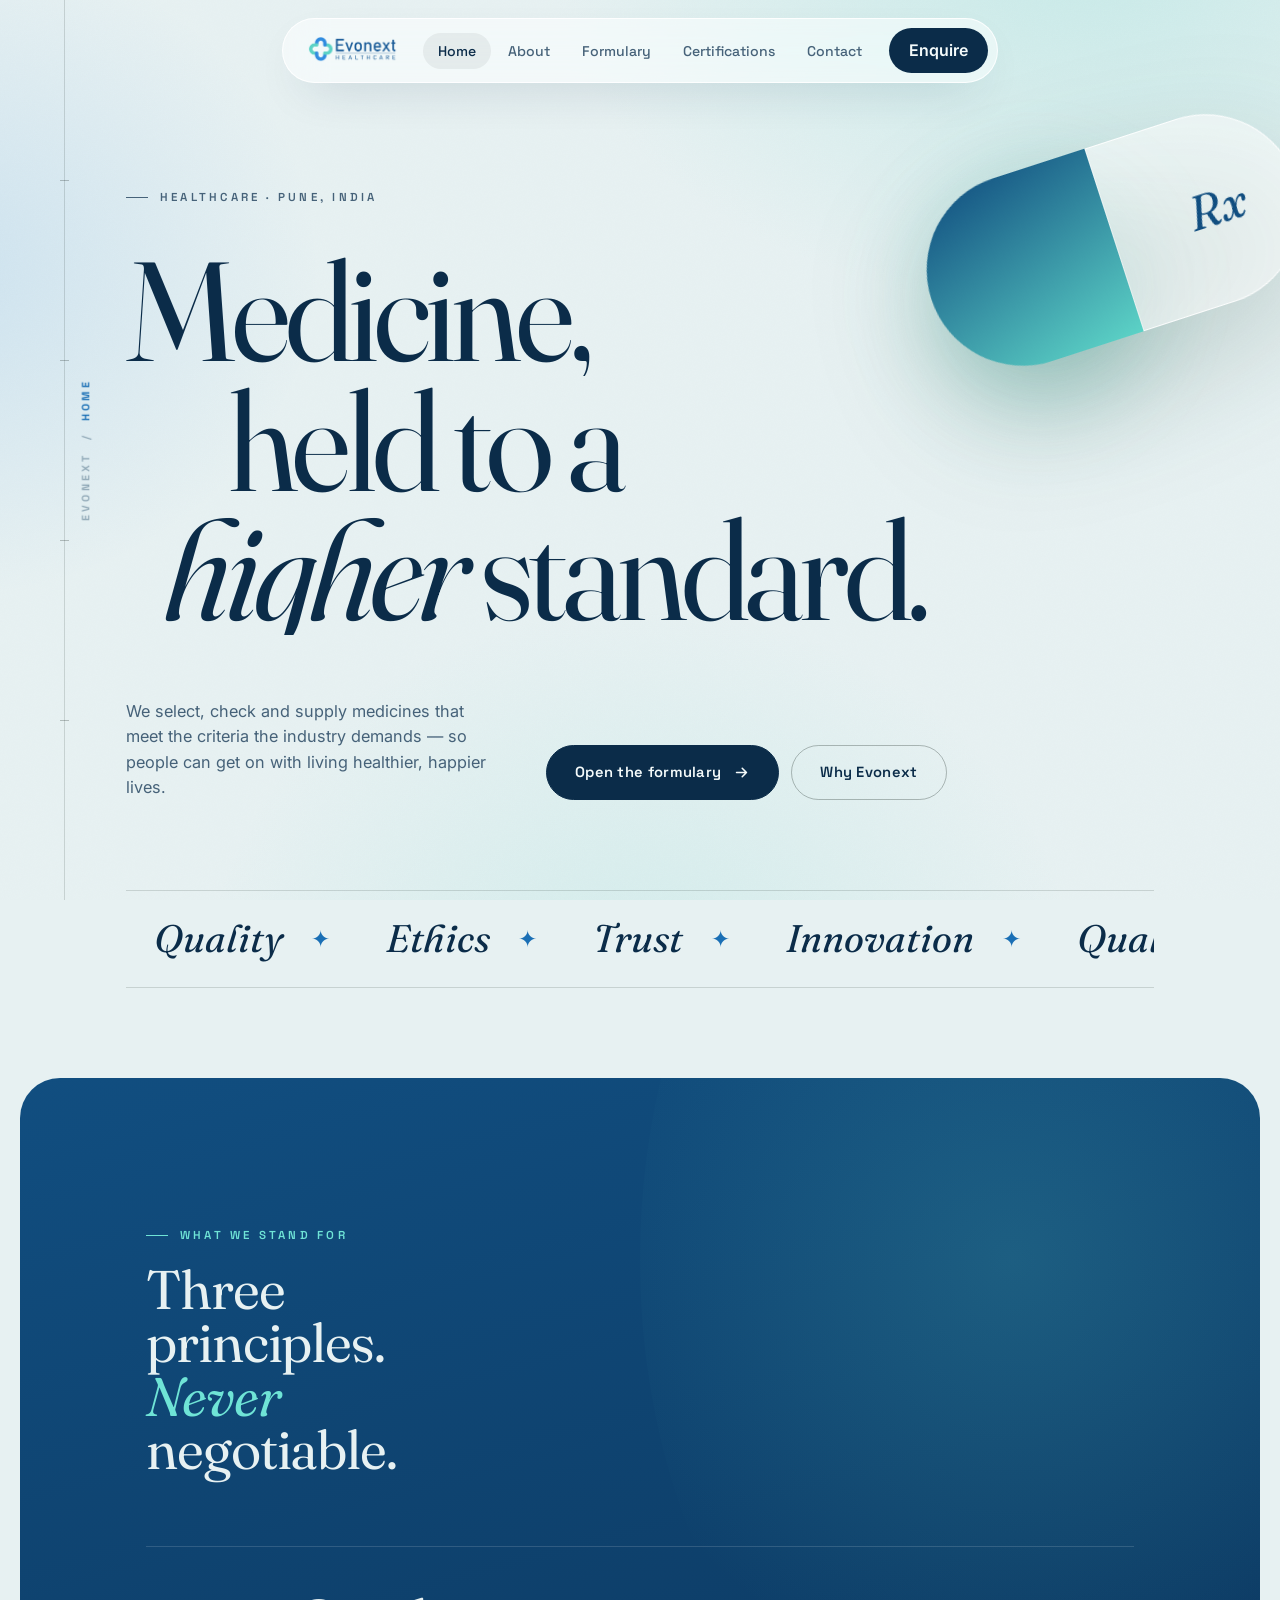
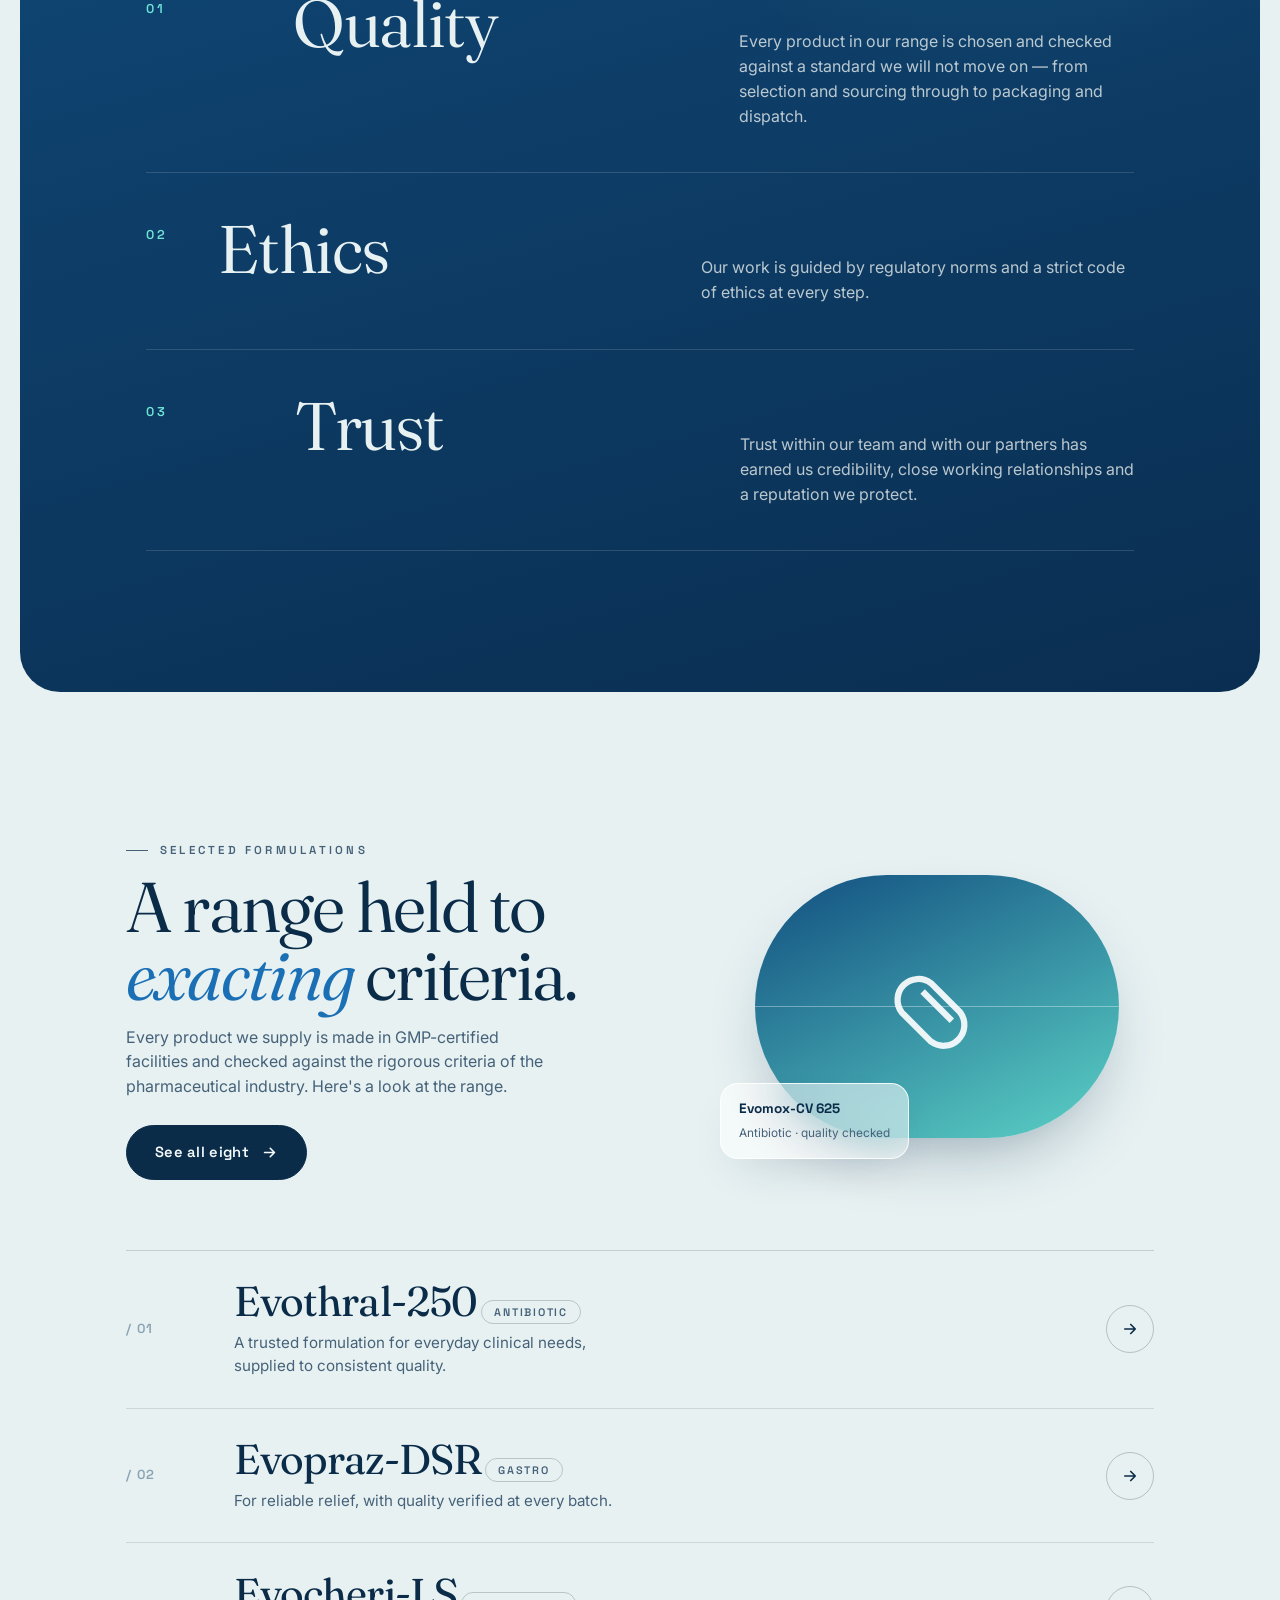
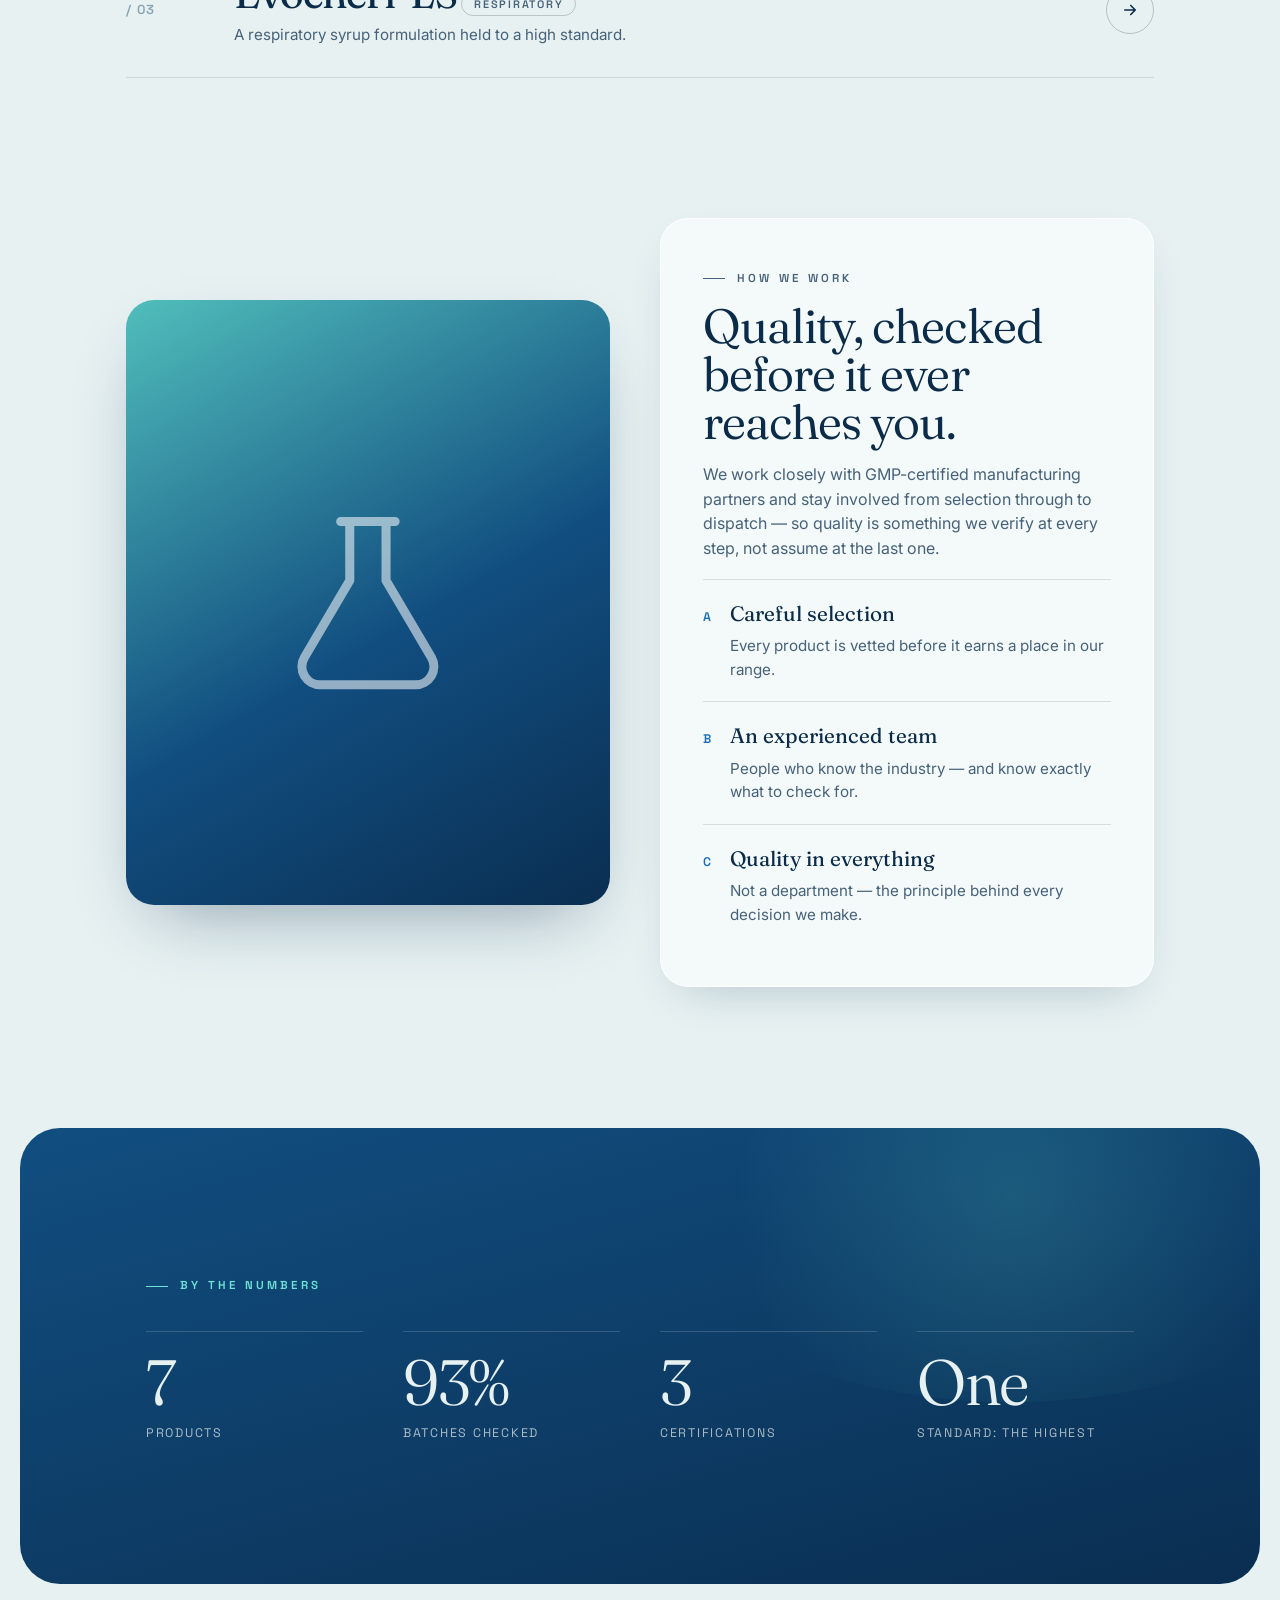
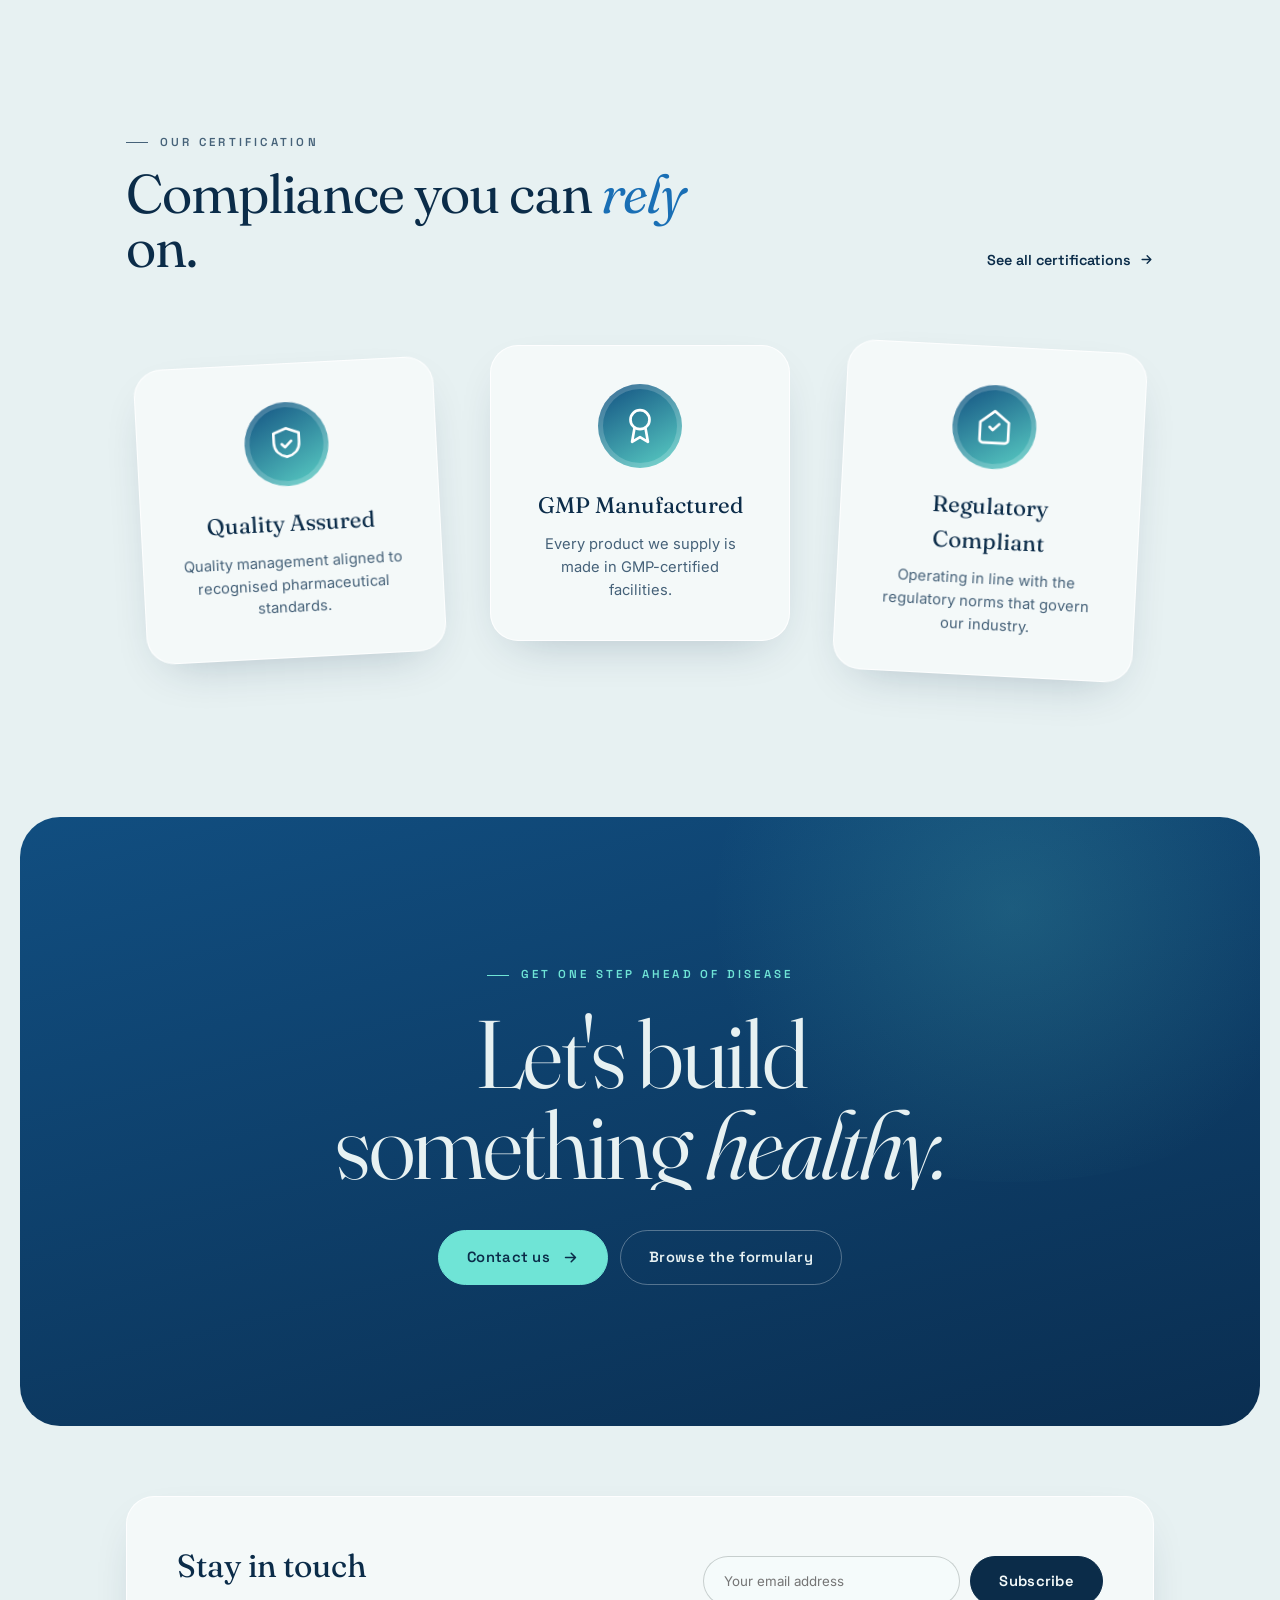
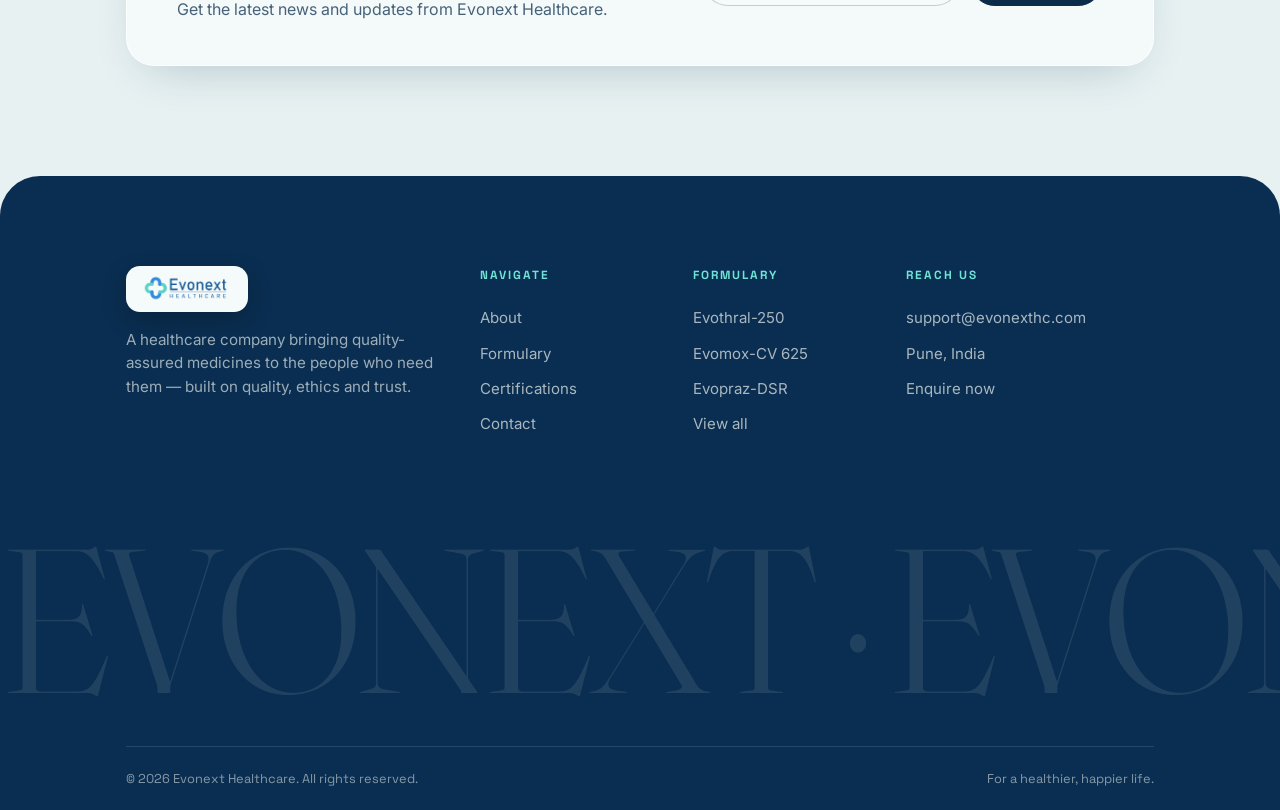
<file: index.html>
<!DOCTYPE html>
<html lang="en">
<head>
  <meta charset="UTF-8" />
  <meta name="viewport" content="width=device-width, initial-scale=1.0" />
  <title>Evonext Healthcare — Quality medicines, held to a higher standard</title>
  <meta name="description" content="Evonext Healthcare brings quality-assured medicines to the people who need them — carefully selected, checked against industry standards, and backed by a commitment to trust and care." />
  <link rel="canonical" href="https://evonexthc.com/" />
  <meta property="og:type" content="website" />
  <meta property="og:site_name" content="Evonext Healthcare" />
  <meta property="og:url" content="https://evonexthc.com/" />
  <meta property="og:title" content="Evonext Healthcare — Quality medicines, held to a higher standard" />
  <meta property="og:description" content="Evonext Healthcare brings quality-assured medicines to the people who need them — carefully selected, checked against industry standards, and backed by a commitment to trust and care." />
  <meta property="og:image" content="https://evonexthc.com/logo.png" />
  <meta name="twitter:card" content="summary" />
  <meta name="theme-color" content="#0B2C49" />
  <link rel="icon" href="favicon.ico" sizes="any" />
  <link rel="icon" type="image/png" sizes="32x32" href="favicon-32x32.png" />
  <link rel="icon" type="image/png" sizes="16x16" href="favicon-16x16.png" />
  <link rel="apple-touch-icon" href="apple-touch-icon.png" />
  <link rel="manifest" href="site.webmanifest" />
  <link rel="stylesheet" href="style.css" />
</head>
<body>

  <div class="ambient-field"></div>
  <div class="grain"></div>

  <!-- Preloader -->
  <div id="preloader"><div class="pl-box"><img src="logo.png" alt="Evonext Healthcare" class="pl-logo" /><div class="pl-bar"><span></span></div></div></div>
  <!-- Page sweep -->
  <div id="page-sweep"></div>
  <div id="scroll-progress"></div>

  <!-- Clinical spine -->
  <div class="spine"><div class="spine-fill"></div>
    <div class="spine-tick" style="top:20%"></div><div class="spine-tick" style="top:40%"></div>
    <div class="spine-tick" style="top:60%"></div><div class="spine-tick" style="top:80%"></div>
  </div>
  <div class="spine-label" id="spine-label">EVONEXT &nbsp;/&nbsp; <b>INDEX</b></div>

  <!-- Nav -->
  <nav class="nav" aria-label="Primary">
    <div class="nav-inner">
      <a href="index.html" class="brand" aria-label="Evonext Healthcare home"><img src="logo.png" alt="Evonext Healthcare" class="brand-logo" /></a>
      <ul class="nav-links">
        <li><a href="index.html" class="active">Home</a></li>
        <li><a href="about.html">About</a></li>
        <li><a href="products.html">Formulary</a></li>
        <li><a href="certifications.html">Certifications</a></li>
        <li><a href="contact.html">Contact</a></li>
      </ul>
      <a href="contact.html" class="nav-cta">Enquire</a>
      <button class="hamburger" aria-label="Open menu" aria-expanded="false"><span></span><span></span><span></span></button>
    </div>
  </nav>

  <!-- Mobile menu -->
  <div class="mobile-menu"><a href="index.html" class="active">Home</a>
    <a href="about.html">About</a>
    <a href="products.html">Formulary</a>
    <a href="certifications.html">Certifications</a>
    <a href="contact.html">Contact</a>
    <div class="mm-foot">support@evonexthc.com · Pune, India</div>
  </div>

  <main>
    <!-- HERO -->
    <header class="hero wrap" data-spine="HOME">
      <div class="cap-glow" data-parallax="0.6"></div>
      <div class="capsule-obj" data-parallax="0.4" data-rot="-18">
        <div class="half l"></div><div class="half r"></div><div class="seam"></div>
        <div class="rx">Rx</div>
      </div>

      <div class="label hero-eyebrow reveal">Healthcare · Pune, India</div>
      <h1 class="hero-head reveal">
        <span class="mask"><span>Medicine,</span></span>
        <span class="mask d1 ln2"><span>held to a</span></span>
        <span class="mask d2 ln3"><span><em>higher</em> standard.</span></span>
      </h1>

      <div class="hero-meta">
        <p class="hero-sub reveal d2">We select, check and supply medicines that meet the criteria the industry demands — so people can get on with living healthier, happier lives.</p>
        <div class="hero-actions reveal d3">
          <a href="products.html" class="cap-btn">Open the formulary <svg viewBox="0 0 24 24" fill="none" stroke="currentColor" stroke-width="2.2" stroke-linecap="round" stroke-linejoin="round"><path d="M5 12h14M13 6l6 6-6 6"/></svg></a>
          <a href="about.html" class="cap-btn ghost">Why Evonext</a>
        </div>
      </div>

      <!-- Marquee -->
      <div class="marquee reveal">
        <div class="marquee-track">
          <span>Quality</span><span>Ethics</span><span>Trust</span><span>Innovation</span>
          <span>Quality</span><span>Ethics</span><span>Trust</span><span>Innovation</span>
        </div>
      </div>
    </header>

    <!-- PRINCIPLES (dark, staggered) -->
    <section class="band band--dark" data-spine="PRINCIPLES">
      <div class="wrap">
        <div class="principles-head">
          <div class="label on-dark reveal">What we stand for</div>
          <h2 class="display reveal" style="font-size:clamp(2rem,5vw,3.4rem); margin-top:18px;">Three principles. <em>Never</em> negotiable.</h2>
        </div>

        <div class="principle reveal">
          <div class="pnum">01</div>
          <div class="pbody"><h3>Quality</h3><p>Every product in our range is chosen and checked against a standard we will not move on — from selection and sourcing through to packaging and dispatch.</p></div>
        </div>
        <div class="principle reveal">
          <div class="pnum">02</div>
          <div class="pbody"><h3>Ethics</h3><p>Our work is guided by regulatory norms and a strict code of ethics at every step.</p></div>
        </div>
        <div class="principle reveal">
          <div class="pnum">03</div>
          <div class="pbody"><h3>Trust</h3><p>Trust within our team and with our partners has earned us credibility, close working relationships and a reputation we protect.</p></div>
        </div>
      </div>
    </section>

    <!-- FORMULARY PREVIEW (light, featured + index) -->
    <section class="band band--light wrap" data-spine="FORMULARY">
      <div class="feature-rx">
        <div class="fr-copy">
          <div class="label reveal">Selected formulations</div>
          <h3 class="display reveal">A range held to <em>exacting</em> criteria.</h3>
          <p class="reveal d1">Every product we supply is made in GMP-certified facilities and checked against the rigorous criteria of the pharmaceutical industry. Here's a look at the range.</p>
          <a href="products.html" class="cap-btn reveal d2">See all eight <svg viewBox="0 0 24 24" fill="none" stroke="currentColor" stroke-width="2.2" stroke-linecap="round" stroke-linejoin="round"><path d="M5 12h14M13 6l6 6-6 6"/></svg></a>
        </div>
        <div class="fr-visual reveal d1">
          <div class="fr-pill" data-parallax="0.12">
            <div class="seam"></div>
            <svg viewBox="0 0 24 24" fill="none" stroke="currentColor" stroke-width="1.5"><path d="M10.5 20.5 3.5 13.5a5 5 0 0 1 7-7l7 7a5 5 0 0 1-7 7Z"/><path d="m8.5 8.5 7 7"/></svg>
          </div>
          <div class="fr-chip">
            <b>Evomox-CV 625</b>
            <small>Antibiotic · quality checked</small>
          </div>
        </div>
      </div>

      <div class="formulary">
        <a href="products.html" class="rx-row" data-name="Evothral-250">
          <div class="rx-idx">/ 01</div>
          <div class="rx-main"><div><span class="rx-name">Evothral-250</span> <span class="rx-tag">Antibiotic</span><p class="rx-desc">A trusted formulation for everyday clinical needs, supplied to consistent quality.</p></div></div>
          <span class="rx-go"><svg viewBox="0 0 24 24" fill="none" stroke="currentColor" stroke-width="2.2" stroke-linecap="round" stroke-linejoin="round"><path d="M5 12h14M13 6l6 6-6 6"/></svg></span>
        </a>
        <a href="products.html" class="rx-row" data-name="Evopraz-DSR">
          <div class="rx-idx">/ 02</div>
          <div class="rx-main"><div><span class="rx-name">Evopraz-DSR</span> <span class="rx-tag">Gastro</span><p class="rx-desc">For reliable relief, with quality verified at every batch.</p></div></div>
          <span class="rx-go"><svg viewBox="0 0 24 24" fill="none" stroke="currentColor" stroke-width="2.2" stroke-linecap="round" stroke-linejoin="round"><path d="M5 12h14M13 6l6 6-6 6"/></svg></span>
        </a>
        <a href="products.html" class="rx-row" data-name="Evocheri-LS">
          <div class="rx-idx">/ 03</div>
          <div class="rx-main"><div><span class="rx-name">Evocheri-LS</span> <span class="rx-tag">Respiratory</span><p class="rx-desc">A respiratory syrup formulation held to a high standard.</p></div></div>
          <span class="rx-go"><svg viewBox="0 0 24 24" fill="none" stroke="currentColor" stroke-width="2.2" stroke-linecap="round" stroke-linejoin="round"><path d="M5 12h14M13 6l6 6-6 6"/></svg></span>
        </a>
      </div>
    </section>

    <!-- INTEGRATED / OVERLAP -->
    <section class="band band--light wrap" data-spine="APPROACH" style="padding-top:0;">
      <div class="overlap">
        <div class="overlap-media" data-parallax="0.05">
          <svg viewBox="0 0 24 24" fill="none" stroke="currentColor" stroke-width="1" stroke-linecap="round" stroke-linejoin="round"><path d="M9 3h6M10 3v6.5L5 18a2 2 0 0 0 1.8 3h10.4A2 2 0 0 0 19 18l-5-8.5V3"/></svg>
        </div>
        <div class="overlap-panel pull reveal">
          <div class="label">How we work</div>
          <h2 style="margin-top:14px;">Quality, checked before it ever reaches you.</h2>
          <p style="margin-bottom:18px;">We work closely with GMP-certified manufacturing partners and stay involved from selection through to dispatch — so quality is something we verify at every step, not assume at the last one.</p>
          <div class="values">
            <div class="value-row"><span class="vn">A</span><div><h4>Careful selection</h4><p>Every product is vetted before it earns a place in our range.</p></div></div>
            <div class="value-row"><span class="vn">B</span><div><h4>An experienced team</h4><p>People who know the industry — and know exactly what to check for.</p></div></div>
            <div class="value-row"><span class="vn">C</span><div><h4>Quality in everything</h4><p>Not a department — the principle behind every decision we make.</p></div></div>
          </div>
        </div>
      </div>
    </section>

    <!-- STATS (dark band) -->
    <section class="band band--dark" data-spine="STANDARD">
      <div class="wrap">
        <div class="label on-dark reveal" style="margin-bottom:36px;">By the numbers</div>
        <div class="stats-row">
          <div class="stat reveal"><div class="sn"><span data-count="8">0</span></div><div class="sl">Products</div></div>
          <div class="stat reveal d1"><div class="sn"><span data-count="100" data-suffix="%">0</span></div><div class="sl">Batches checked</div></div>
          <div class="stat reveal d2"><div class="sn"><span data-count="3">0</span></div><div class="sl">Certifications</div></div>
          <div class="stat reveal d3"><div class="sn">One</div><div class="sl">Standard: the highest</div></div>
        </div>
      </div>
    </section>

    <!-- CERTIFICATIONS PREVIEW (seals) -->
    <section class="band band--light wrap" data-spine="CERTIFIED">
      <div class="formulary-top" style="margin-bottom:clamp(48px,6vw,72px);">
        <div>
          <div class="label reveal">Our certification</div>
          <h2 class="display reveal" style="font-size:clamp(2rem,5vw,3.4rem); margin-top:16px; max-width:18ch;">Compliance you can <em>rely</em> on.</h2>
        </div>
        <a href="certifications.html" class="ulink reveal">See all certifications <svg viewBox="0 0 24 24" fill="none" stroke="currentColor" stroke-width="2.2" stroke-linecap="round" stroke-linejoin="round"><path d="M5 12h14M13 6l6 6-6 6"/></svg></a>
      </div>
      <div class="seal-row">
        <div class="seal reveal"><div class="seal-medal"><svg viewBox="0 0 24 24" fill="none" stroke="currentColor" stroke-width="1.7" stroke-linecap="round" stroke-linejoin="round"><path d="M12 2 4 5v6c0 5 3.5 8 8 9 4.5-1 8-4 8-9V5l-8-3Z"/><path d="m9 12 2 2 4-4"/></svg></div><h3>Quality Assured</h3><p>Quality management aligned to recognised pharmaceutical standards.</p></div>
        <div class="seal reveal d1"><div class="seal-medal"><svg viewBox="0 0 24 24" fill="none" stroke="currentColor" stroke-width="1.7" stroke-linecap="round" stroke-linejoin="round"><circle cx="12" cy="8" r="6"/><path d="M8.5 13.5 7 22l5-3 5 3-1.5-8.5"/></svg></div><h3>GMP Manufactured</h3><p>Every product we supply is made in GMP-certified facilities.</p></div>
        <div class="seal reveal d2"><div class="seal-medal"><svg viewBox="0 0 24 24" fill="none" stroke="currentColor" stroke-width="1.7" stroke-linecap="round" stroke-linejoin="round"><path d="M3 9l9-7 9 7v11a2 2 0 0 1-2 2H5a2 2 0 0 1-2-2Z"/><path d="m9 12 2 2 4-4"/></svg></div><h3>Regulatory Compliant</h3><p>Operating in line with the regulatory norms that govern our industry.</p></div>
      </div>
    </section>

    <!-- BIG CTA (dark) -->
    <section class="band band--dark" data-spine="CONTACT">
      <div class="wrap big-cta">
        <div class="label on-dark reveal" style="justify-content:center; margin-bottom:24px;">Get one step ahead of disease</div>
        <h2 class="reveal"><span class="mask"><span>Let's build</span></span><span class="mask d1"><span>something <em>healthy.</em></span></span></h2>
        <div class="hero-actions reveal d2">
          <a href="contact.html" class="cap-btn on-dark">Contact us <svg viewBox="0 0 24 24" fill="none" stroke="currentColor" stroke-width="2.2" stroke-linecap="round" stroke-linejoin="round"><path d="M5 12h14M13 6l6 6-6 6"/></svg></a>
          <a href="products.html" class="cap-btn ghost on-dark">Browse the formulary</a>
        </div>
      </div>
    </section>

    <!-- NEWSLETTER -->
    <section class="band band--light wrap" style="padding-block:clamp(40px,6vw,70px);">
      <div class="newsletter reveal">
        <div><h3>Stay in touch</h3><p>Get the latest news and updates from Evonext Healthcare.</p></div>
        <form class="news-form"><input type="email" placeholder="Your email address" required aria-label="Email" /><button type="submit" class="cap-btn">Subscribe</button></form>
      </div>
    </section>
  </main>

  <!-- FOOTER -->
  <footer class="footer">
    <div class="wrap">
      <div class="footer-grid">
        <div class="footer-brand">
          <a href="index.html" class="brand logo-chip" aria-label="Evonext Healthcare home"><img src="logo.png" alt="Evonext Healthcare" /></a>
          <p>A healthcare company bringing quality-assured medicines to the people who need them — built on quality, ethics and trust.</p>
        </div>
        <div class="footer-col"><h4>Navigate</h4><a href="about.html">About</a><a href="products.html">Formulary</a><a href="certifications.html">Certifications</a><a href="contact.html">Contact</a></div>
        <div class="footer-col"><h4>Formulary</h4><a href="products.html">Evothral-250</a><a href="products.html">Evomox-CV 625</a><a href="products.html">Evopraz-DSR</a><a href="products.html">View all</a></div>
        <div class="footer-col"><h4>Reach us</h4><a href="mailto:support@evonexthc.com">support@evonexthc.com</a><span class="footer-static">Pune, India</span><a href="contact.html">Enquire now</a></div>
      </div>
    </div>
    <div class="footer-word">EVONEXT · EVONEXT</div>
    <div class="wrap"><div class="footer-bottom"><span>© 2026 Evonext Healthcare. All rights reserved.</span><span>For a healthier, happier life.</span></div></div>
  </footer>

  <button id="back-to-top" aria-label="Back to top"><svg viewBox="0 0 24 24" fill="none" stroke="currentColor" stroke-width="2.2" stroke-linecap="round" stroke-linejoin="round"><path d="M18 15l-6-6-6 6"/></svg></button>

  <script src="script.js"></script>
</body>
</html>
</file>
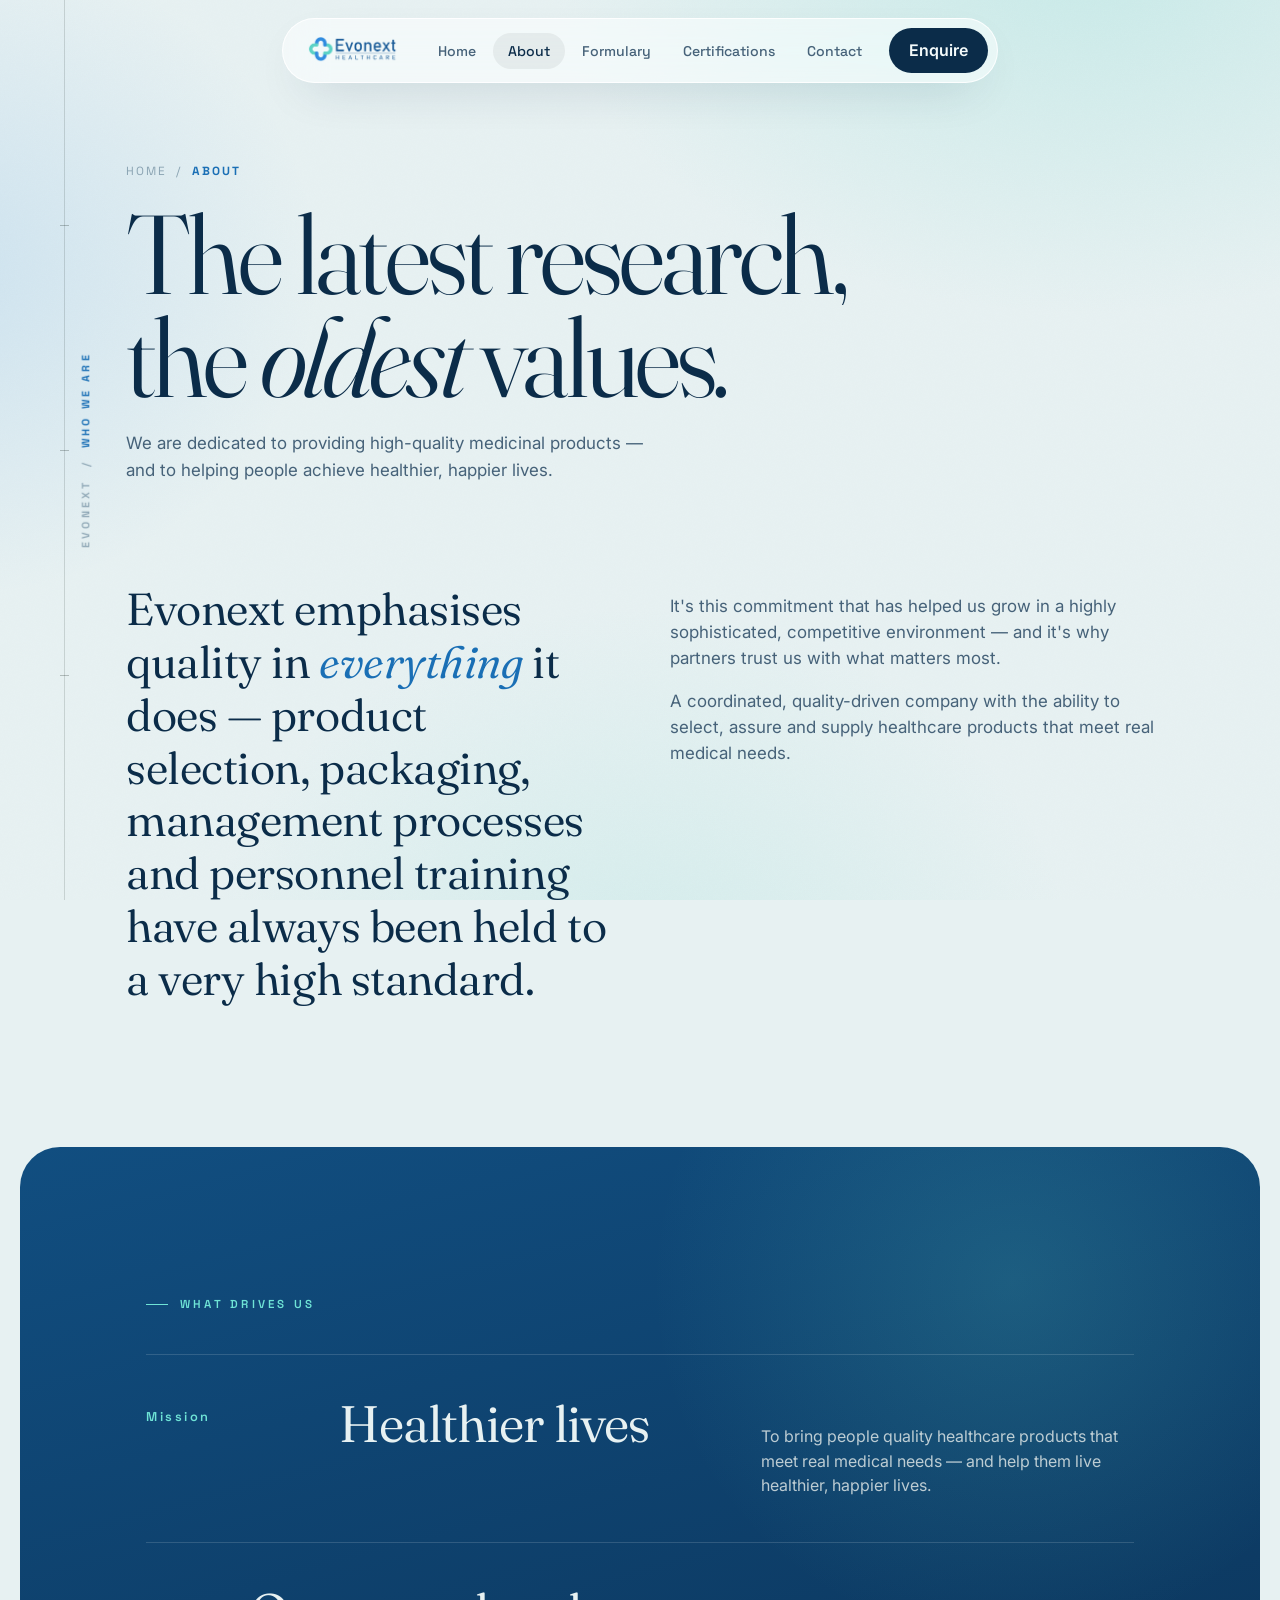
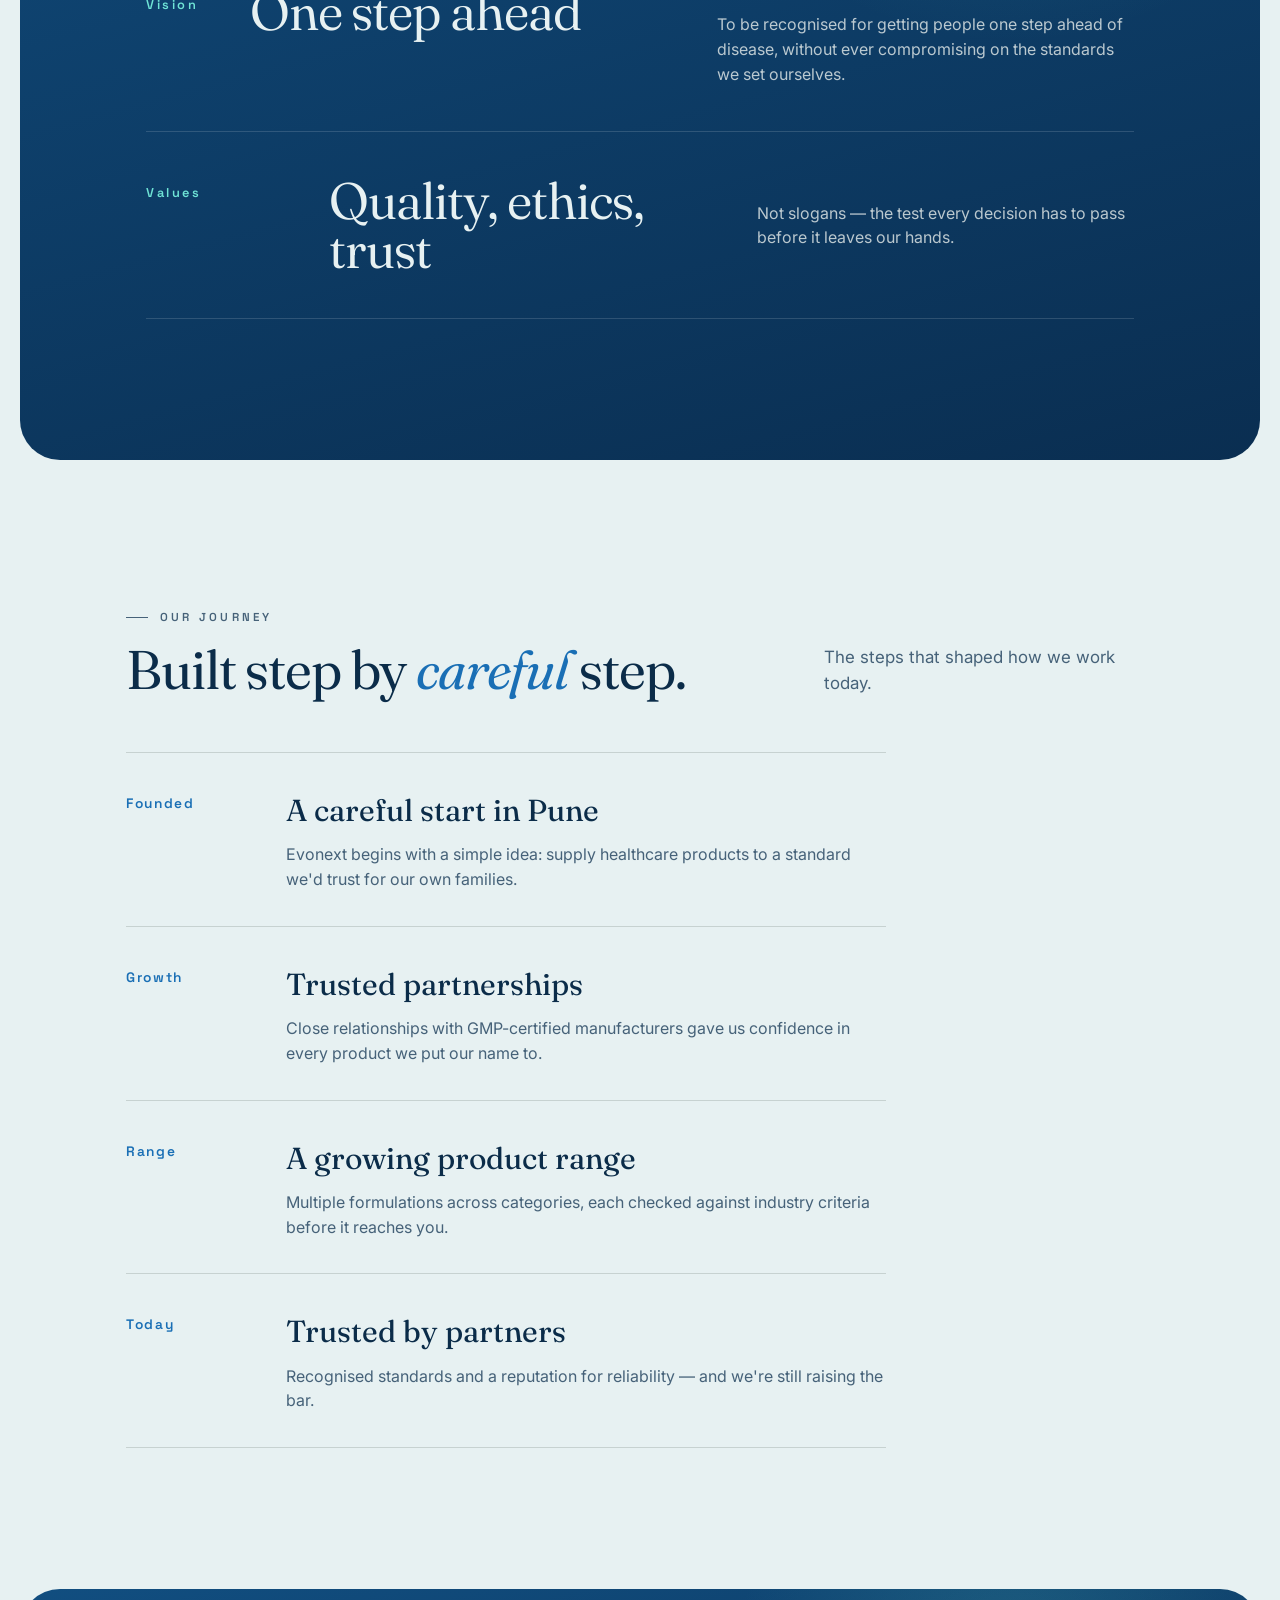
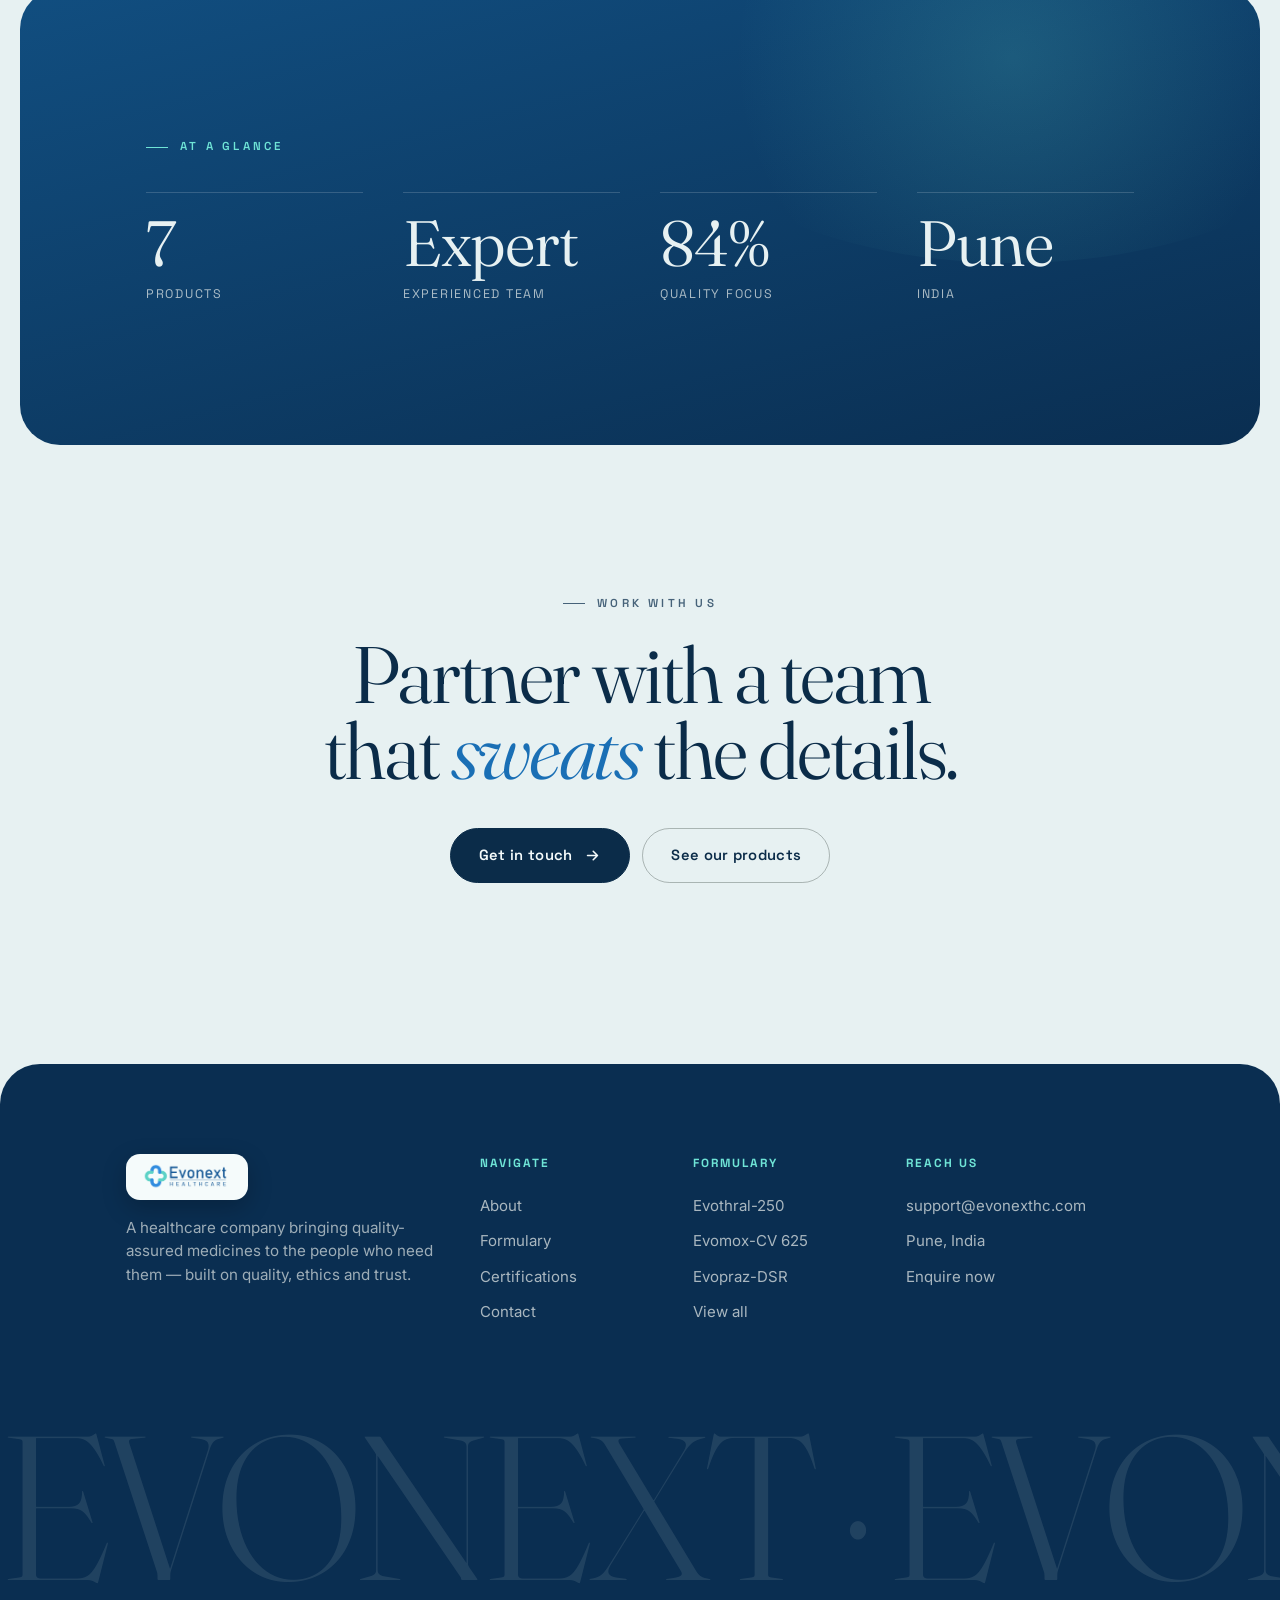
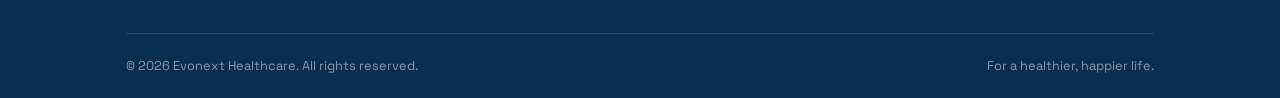
<file: about.html>
<!DOCTYPE html>
<html lang="en">
<head>
  <meta charset="UTF-8" />
  <meta name="viewport" content="width=device-width, initial-scale=1.0" />
  <title>About — Evonext Healthcare</title>
  <meta name="description" content="Evonext Healthcare emphasises quality in everything it does — from product selection and packaging to management processes and personnel training." />
  <link rel="canonical" href="https://evonexthc.com/about.html" />
  <meta property="og:type" content="website" />
  <meta property="og:site_name" content="Evonext Healthcare" />
  <meta property="og:url" content="https://evonexthc.com/about.html" />
  <meta property="og:title" content="About — Evonext Healthcare" />
  <meta property="og:description" content="Evonext Healthcare emphasises quality in everything it does — from product selection and packaging to management processes and personnel training." />
  <meta property="og:image" content="https://evonexthc.com/logo.png" />
  <meta name="twitter:card" content="summary" />
  <meta name="theme-color" content="#0B2C49" />
  <link rel="icon" href="favicon.ico" sizes="any" />
  <link rel="icon" type="image/png" sizes="32x32" href="favicon-32x32.png" />
  <link rel="icon" type="image/png" sizes="16x16" href="favicon-16x16.png" />
  <link rel="apple-touch-icon" href="apple-touch-icon.png" />
  <link rel="manifest" href="site.webmanifest" />
  <link rel="stylesheet" href="style.css" />
</head>
<body>
  <div class="ambient-field"></div><div class="grain"></div>
  <div id="preloader"><div class="pl-box"><img src="logo.png" alt="Evonext Healthcare" class="pl-logo" /><div class="pl-bar"><span></span></div></div></div>
  <div id="page-sweep"></div>
  <div id="scroll-progress"></div>

  <div class="spine"><div class="spine-fill"></div>
    <div class="spine-tick" style="top:25%"></div><div class="spine-tick" style="top:50%"></div><div class="spine-tick" style="top:75%"></div>
  </div>
  <div class="spine-label" id="spine-label">EVONEXT &nbsp;/&nbsp; <b>ABOUT</b></div>

  <nav class="nav" aria-label="Primary">
    <div class="nav-inner">
      <a href="index.html" class="brand" aria-label="Evonext Healthcare home"><img src="logo.png" alt="Evonext Healthcare" class="brand-logo" /></a>
      <ul class="nav-links">
        <li><a href="index.html">Home</a></li>
        <li><a href="about.html" class="active">About</a></li>
        <li><a href="products.html">Formulary</a></li>
        <li><a href="certifications.html">Certifications</a></li>
        <li><a href="contact.html">Contact</a></li>
      </ul>
      <a href="contact.html" class="nav-cta">Enquire</a>
      <button class="hamburger" aria-label="Open menu" aria-expanded="false"><span></span><span></span><span></span></button>
    </div>
  </nav>
  <div class="mobile-menu"><a href="index.html">Home</a><a href="about.html" class="active">About</a><a href="products.html">Formulary</a><a href="certifications.html">Certifications</a><a href="contact.html">Contact</a>
    <div class="mm-foot">support@evonexthc.com · Pune, India</div>
  </div>

  <main>
    <section class="page-head wrap" data-spine="ABOUT">
      <div class="crumb reveal">Home &nbsp;/&nbsp; <b>About</b></div>
      <h1 class="reveal">
        <span class="mask"><span>The latest research,</span></span>
        <span class="mask d1"><span>the <em>oldest</em> values.</span></span>
      </h1>
      <p class="lead reveal d2">We are dedicated to providing high-quality medicinal products — and to helping people achieve healthier, happier lives.</p>
    </section>

    <!-- Pull quote intro -->
    <section class="band band--light wrap" style="padding-top:clamp(30px,5vw,60px);" data-spine="WHO WE ARE">
      <div class="overlap" style="align-items:start;">
        <p class="pullquote reveal">Evonext emphasises quality in <em>everything</em> it does — product selection, packaging, management processes and personnel training have always been held to a very high standard.</p>
        <div class="reveal d1" style="padding-top:10px;">
          <p class="lead" style="margin-bottom:16px;">It's this commitment that has helped us grow in a highly sophisticated, competitive environment — and it's why partners trust us with what matters most.</p>
          <p class="lead">A coordinated, quality-driven company with the ability to select, assure and supply healthcare products that meet real medical needs.</p>
        </div>
      </div>
    </section>

    <!-- Mission / Vision / Values as overlap panel -->
    <section class="band band--dark" data-spine="PURPOSE">
      <div class="wrap">
        <div class="label on-dark reveal" style="margin-bottom:40px;">What drives us</div>
        <div class="principle reveal">
          <div class="pnum">Mission</div>
          <div class="pbody"><h3 style="font-size:clamp(1.8rem,5vw,3.2rem)">Healthier lives</h3><p>To bring people quality healthcare products that meet real medical needs — and help them live healthier, happier lives.</p></div>
        </div>
        <div class="principle reveal">
          <div class="pnum">Vision</div>
          <div class="pbody"><h3 style="font-size:clamp(1.8rem,5vw,3.2rem)">One step ahead</h3><p>To be recognised for getting people one step ahead of disease, without ever compromising on the standards we set ourselves.</p></div>
        </div>
        <div class="principle reveal">
          <div class="pnum">Values</div>
          <div class="pbody"><h3 style="font-size:clamp(1.8rem,5vw,3.2rem)">Quality, ethics, trust</h3><p>Not slogans — the test every decision has to pass before it leaves our hands.</p></div>
        </div>
      </div>
    </section>

    <!-- Timeline -->
    <section class="band band--light wrap" data-spine="JOURNEY">
      <div class="formulary-top">
        <div>
          <div class="label reveal">Our journey</div>
          <h2 class="display reveal" style="font-size:clamp(2rem,5vw,3.4rem); margin-top:16px;">Built step by <em>careful</em> step.</h2>
        </div>
        <p class="lead reveal" style="max-width:30ch;">The steps that shaped how we work today.</p>
      </div>
      <div class="tline">
        <div class="tnode reveal"><div class="ty">Founded</div><div><h4>A careful start in Pune</h4><p>Evonext begins with a simple idea: supply healthcare products to a standard we'd trust for our own families.</p></div></div>
        <div class="tnode reveal"><div class="ty">Growth</div><div><h4>Trusted partnerships</h4><p>Close relationships with GMP-certified manufacturers gave us confidence in every product we put our name to.</p></div></div>
        <div class="tnode reveal"><div class="ty">Range</div><div><h4>A growing product range</h4><p>Multiple formulations across categories, each checked against industry criteria before it reaches you.</p></div></div>
        <div class="tnode reveal"><div class="ty">Today</div><div><h4>Trusted by partners</h4><p>Recognised standards and a reputation for reliability — and we're still raising the bar.</p></div></div>
      </div>
    </section>

    <!-- Stats -->
    <section class="band band--dark" data-spine="STANDARD">
      <div class="wrap">
        <div class="label on-dark reveal" style="margin-bottom:36px;">At a glance</div>
        <div class="stats-row">
          <div class="stat reveal"><div class="sn"><span data-count="8">0</span></div><div class="sl">Products</div></div>
          <div class="stat reveal d1"><div class="sn">Expert</div><div class="sl">Experienced team</div></div>
          <div class="stat reveal d2"><div class="sn"><span data-count="100" data-suffix="%">0</span></div><div class="sl">Quality focus</div></div>
          <div class="stat reveal d3"><div class="sn">Pune</div><div class="sl">India</div></div>
        </div>
      </div>
    </section>

    <!-- CTA -->
    <section class="band band--light wrap">
      <div class="big-cta">
        <div class="label reveal" style="justify-content:center; margin-bottom:24px;">Work with us</div>
        <h2 class="display reveal" style="font-size:clamp(2.2rem,7vw,5rem);"><span class="mask"><span>Partner with a team</span></span><span class="mask d1"><span>that <em>sweats</em> the details.</span></span></h2>
        <div class="hero-actions reveal d2" style="justify-content:center; margin-top:30px;">
          <a href="contact.html" class="cap-btn">Get in touch <svg viewBox="0 0 24 24" fill="none" stroke="currentColor" stroke-width="2.2" stroke-linecap="round" stroke-linejoin="round"><path d="M5 12h14M13 6l6 6-6 6"/></svg></a>
          <a href="products.html" class="cap-btn ghost">See our products</a>
        </div>
      </div>
    </section>
  </main>

  <footer class="footer">
    <div class="wrap">
      <div class="footer-grid">
        <div class="footer-brand">
          <a href="index.html" class="brand logo-chip" aria-label="Evonext Healthcare home"><img src="logo.png" alt="Evonext Healthcare" /></a>
          <p>A healthcare company bringing quality-assured medicines to the people who need them — built on quality, ethics and trust.</p>
        </div>
        <div class="footer-col"><h4>Navigate</h4><a href="about.html">About</a><a href="products.html">Formulary</a><a href="certifications.html">Certifications</a><a href="contact.html">Contact</a></div>
        <div class="footer-col"><h4>Formulary</h4><a href="products.html">Evothral-250</a><a href="products.html">Evomox-CV 625</a><a href="products.html">Evopraz-DSR</a><a href="products.html">View all</a></div>
        <div class="footer-col"><h4>Reach us</h4><a href="mailto:support@evonexthc.com">support@evonexthc.com</a><span class="footer-static">Pune, India</span><a href="contact.html">Enquire now</a></div>
      </div>
    </div>
    <div class="footer-word">EVONEXT · EVONEXT</div>
    <div class="wrap"><div class="footer-bottom"><span>© 2026 Evonext Healthcare. All rights reserved.</span><span>For a healthier, happier life.</span></div></div>
  </footer>

  <button id="back-to-top" aria-label="Back to top"><svg viewBox="0 0 24 24" fill="none" stroke="currentColor" stroke-width="2.2" stroke-linecap="round" stroke-linejoin="round"><path d="M18 15l-6-6-6 6"/></svg></button>
  <script src="script.js"></script>
</body>
</html>
</file>
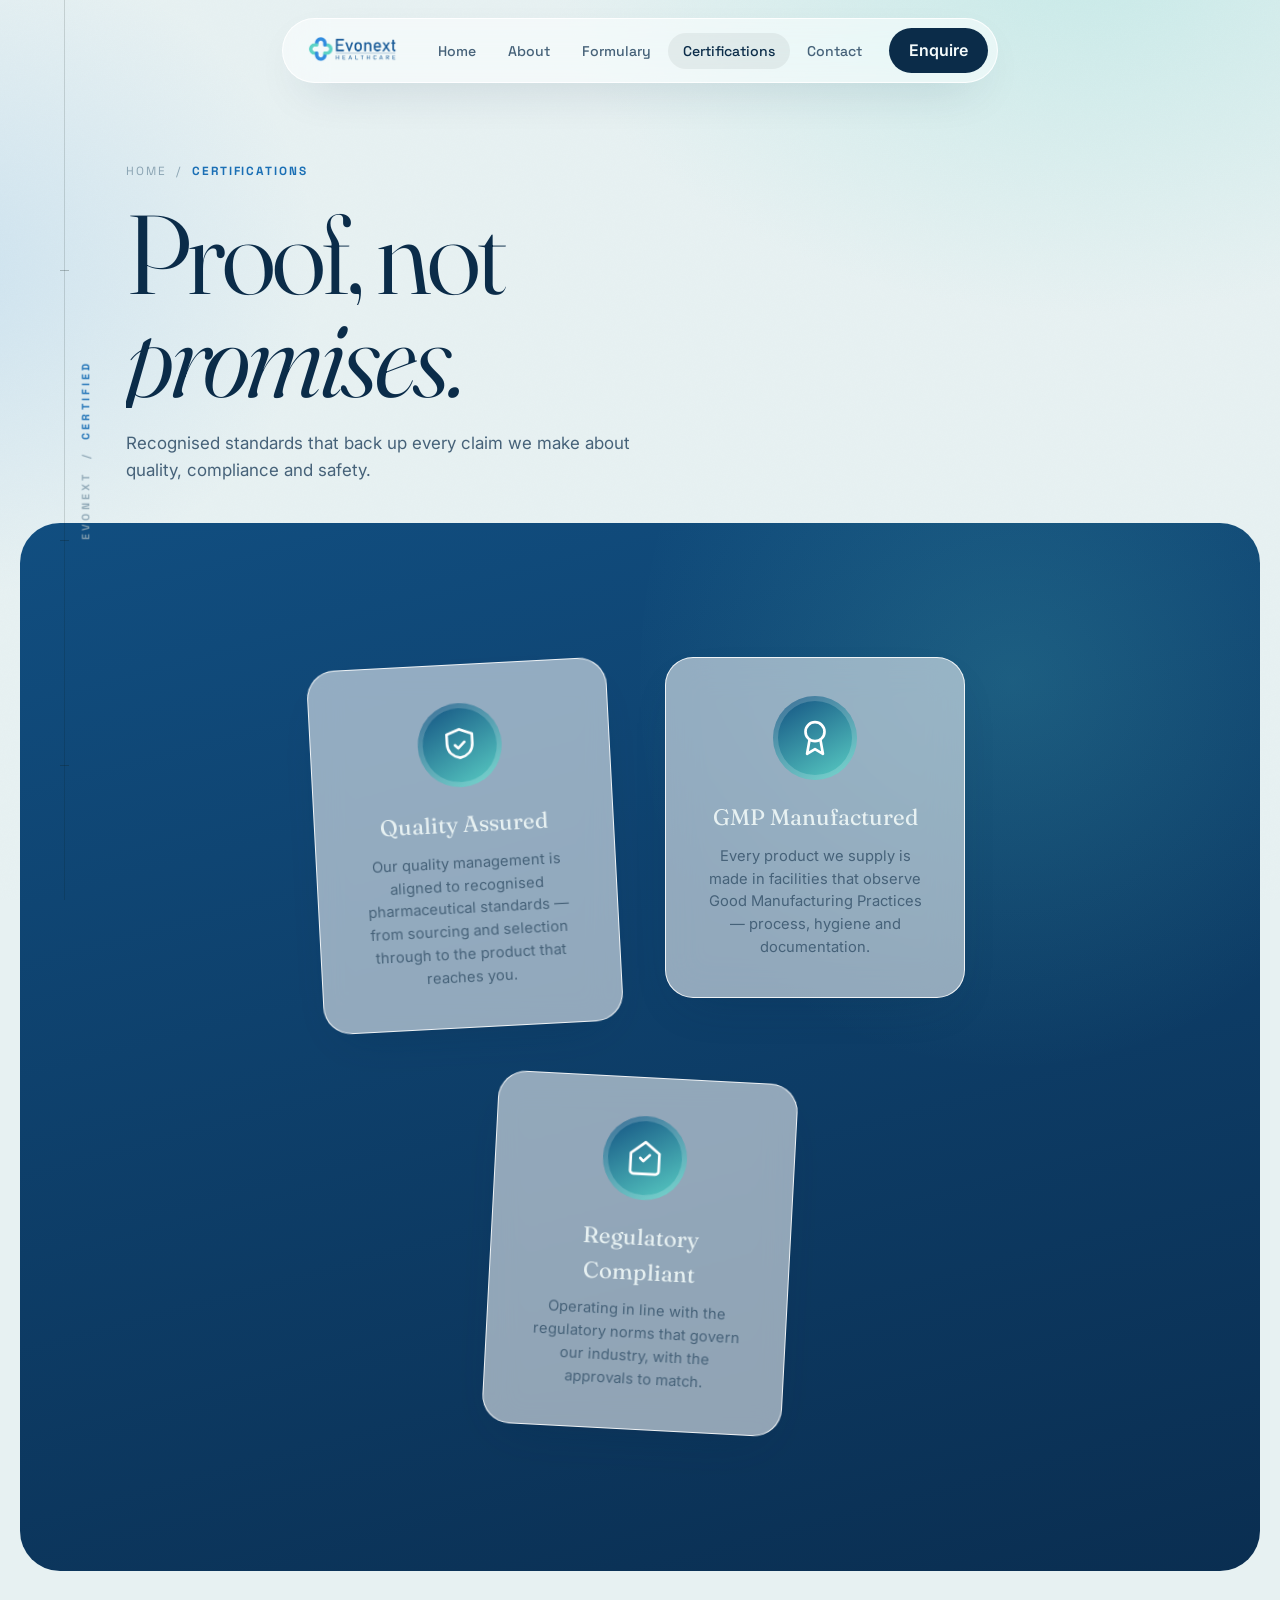
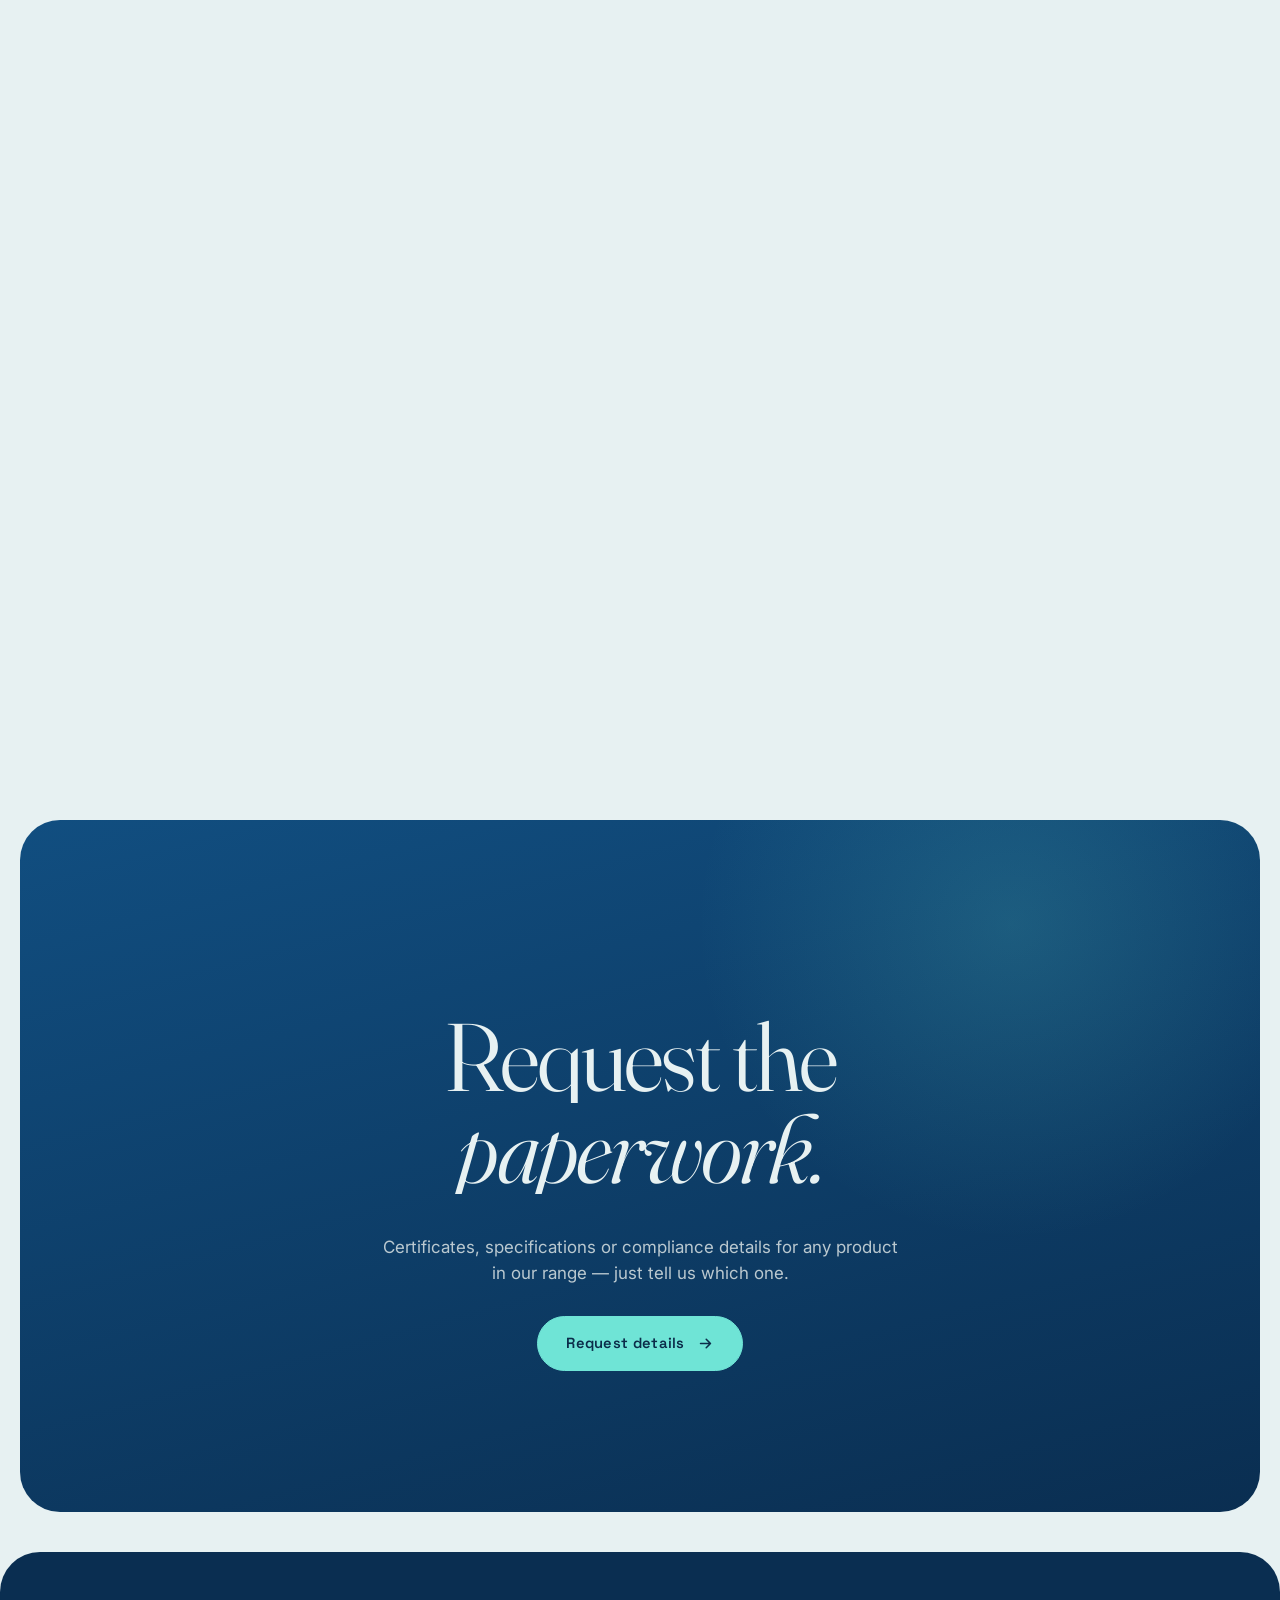
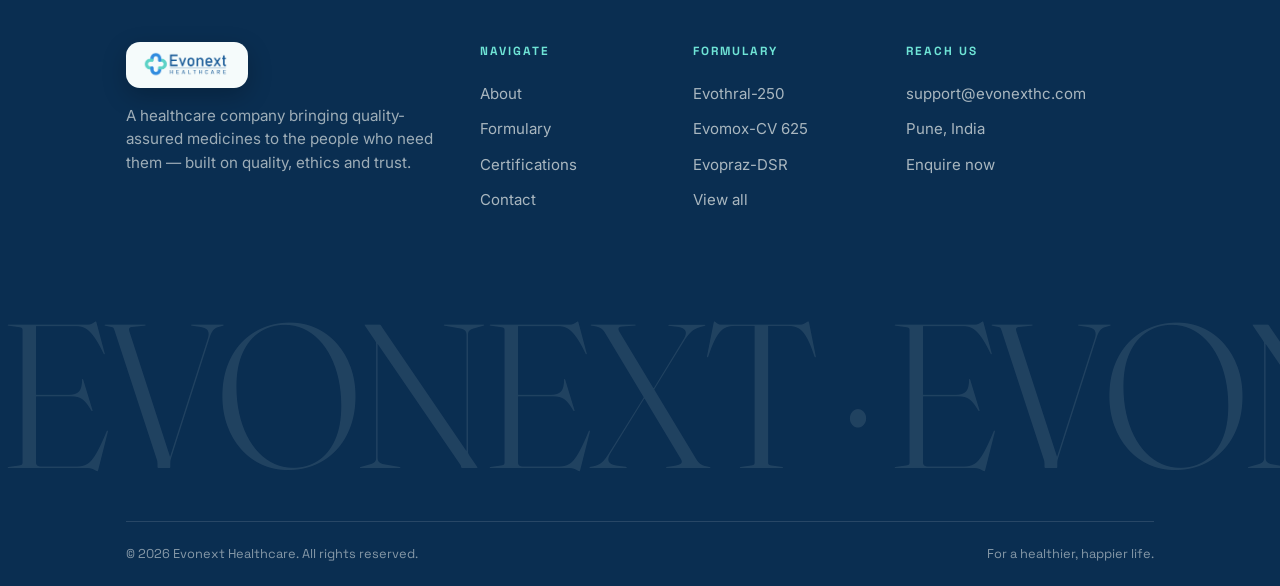
<file: certifications.html>
<!DOCTYPE html>
<html lang="en">
<head>
  <meta charset="UTF-8" />
  <meta name="viewport" content="width=device-width, initial-scale=1.0" />
  <title>Certifications — Evonext Healthcare</title>
  <meta name="description" content="Recognised standards that reinforce our commitment to quality, compliance and trust across everything Evonext Healthcare supplies." />
  <link rel="canonical" href="https://evonexthc.com/certifications.html" />
  <meta property="og:type" content="website" />
  <meta property="og:site_name" content="Evonext Healthcare" />
  <meta property="og:url" content="https://evonexthc.com/certifications.html" />
  <meta property="og:title" content="Certifications — Evonext Healthcare" />
  <meta property="og:description" content="Recognised standards that reinforce our commitment to quality, compliance and trust across everything Evonext Healthcare supplies." />
  <meta property="og:image" content="https://evonexthc.com/logo.png" />
  <meta name="twitter:card" content="summary" />
  <meta name="theme-color" content="#0B2C49" />
  <link rel="icon" href="favicon.ico" sizes="any" />
  <link rel="icon" type="image/png" sizes="32x32" href="favicon-32x32.png" />
  <link rel="icon" type="image/png" sizes="16x16" href="favicon-16x16.png" />
  <link rel="apple-touch-icon" href="apple-touch-icon.png" />
  <link rel="manifest" href="site.webmanifest" />
  <link rel="stylesheet" href="style.css" />
</head>
<body>
  <div class="ambient-field"></div><div class="grain"></div>
  <div id="preloader"><div class="pl-box"><img src="logo.png" alt="Evonext Healthcare" class="pl-logo" /><div class="pl-bar"><span></span></div></div></div>
  <div id="page-sweep"></div>
  <div id="scroll-progress"></div>

  <div class="spine"><div class="spine-fill"></div>
    <div class="spine-tick" style="top:30%"></div><div class="spine-tick" style="top:60%"></div><div class="spine-tick" style="top:85%"></div>
  </div>
  <div class="spine-label" id="spine-label">EVONEXT &nbsp;/&nbsp; <b>CERTIFIED</b></div>

  <nav class="nav" aria-label="Primary">
    <div class="nav-inner">
      <a href="index.html" class="brand" aria-label="Evonext Healthcare home"><img src="logo.png" alt="Evonext Healthcare" class="brand-logo" /></a>
      <ul class="nav-links">
        <li><a href="index.html">Home</a></li>
        <li><a href="about.html">About</a></li>
        <li><a href="products.html">Formulary</a></li>
        <li><a href="certifications.html" class="active">Certifications</a></li>
        <li><a href="contact.html">Contact</a></li>
      </ul>
      <a href="contact.html" class="nav-cta">Enquire</a>
      <button class="hamburger" aria-label="Open menu" aria-expanded="false"><span></span><span></span><span></span></button>
    </div>
  </nav>
  <div class="mobile-menu"><a href="index.html">Home</a><a href="about.html">About</a><a href="products.html">Formulary</a><a href="certifications.html" class="active">Certifications</a><a href="contact.html">Contact</a>
    <div class="mm-foot">support@evonexthc.com · Pune, India</div>
  </div>

  <main>
    <section class="page-head wrap" data-spine="CERTIFIED">
      <div class="crumb reveal">Home &nbsp;/&nbsp; <b>Certifications</b></div>
      <h1 class="reveal">
        <span class="mask"><span>Proof, not</span></span>
        <span class="mask d1"><span><em>promises.</em></span></span>
      </h1>
      <p class="lead reveal d2">Recognised standards that back up every claim we make about quality, compliance and safety.</p>
    </section>

    <!-- Seals on a dark band for contrast -->
    <section class="band band--dark" data-spine="STANDARDS">
      <div class="wrap">
        <div class="seal-row">
          <div class="seal reveal"><div class="seal-medal"><svg viewBox="0 0 24 24" fill="none" stroke="currentColor" stroke-width="1.7" stroke-linecap="round" stroke-linejoin="round"><path d="M12 2 4 5v6c0 5 3.5 8 8 9 4.5-1 8-4 8-9V5l-8-3Z"/><path d="m9 12 2 2 4-4"/></svg></div><h3>Quality Assured</h3><p>Our quality management is aligned to recognised pharmaceutical standards — from sourcing and selection through to the product that reaches you.</p></div>
          <div class="seal reveal d1"><div class="seal-medal"><svg viewBox="0 0 24 24" fill="none" stroke="currentColor" stroke-width="1.7" stroke-linecap="round" stroke-linejoin="round"><circle cx="12" cy="8" r="6"/><path d="M8.5 13.5 7 22l5-3 5 3-1.5-8.5"/></svg></div><h3>GMP Manufactured</h3><p>Every product we supply is made in facilities that observe Good Manufacturing Practices — process, hygiene and documentation.</p></div>
          <div class="seal reveal d2"><div class="seal-medal"><svg viewBox="0 0 24 24" fill="none" stroke="currentColor" stroke-width="1.7" stroke-linecap="round" stroke-linejoin="round"><path d="M3 9l9-7 9 7v11a2 2 0 0 1-2 2H5a2 2 0 0 1-2-2Z"/><path d="m9 12 2 2 4-4"/></svg></div><h3>Regulatory Compliant</h3><p>Operating in line with the regulatory norms that govern our industry, with the approvals to match.</p></div>
        </div>
      </div>
    </section>

    <!-- Why it matters -->
    <section class="band band--light wrap" data-spine="HOW WE WORK">
      <div class="overlap" style="align-items:start;">
        <p class="pullquote reveal">Certification isn't a badge on the wall — it's a reflection of <em>how we work</em> every single day.</p>
        <div class="reveal d1" style="padding-top:6px;">
          <div class="values">
            <div class="value-row"><span class="vn">01</span><div><h4>Batch checked</h4><p>Every batch, every time — no exceptions.</p></div></div>
            <div class="value-row"><span class="vn">02</span><div><h4>Documented</h4><p>Traceable records from source through to dispatch.</p></div></div>
            <div class="value-row"><span class="vn">03</span><div><h4>Audited</h4><p>Held to standard by people who check.</p></div></div>
            <div class="value-row"><span class="vn">04</span><div><h4>Trained team</h4><p>High-standard training built into the culture.</p></div></div>
          </div>
        </div>
      </div>
    </section>

    <!-- Trust line -->
    <section class="band band--light wrap" style="padding-top:0;">
      <div class="trust-line reveal">
        <span>Quality management</span><span>GMP facilities</span><span>Regulatory norms</span><span>Batch checks</span><span>Documentation</span>
      </div>
    </section>

    <!-- CTA -->
    <section class="band band--dark" data-spine="REQUEST">
      <div class="wrap big-cta">
        <div class="label on-dark reveal" style="justify-content:center; margin-bottom:24px;">Need documentation?</div>
        <h2 class="reveal"><span class="mask"><span>Request the</span></span><span class="mask d1"><span><em>paperwork.</em></span></span></h2>
        <p class="lead reveal d2" style="margin:18px auto 30px; text-align:center;">Certificates, specifications or compliance details for any product in our range — just tell us which one.</p>
        <div class="hero-actions reveal d3"><a href="contact.html" class="cap-btn on-dark">Request details <svg viewBox="0 0 24 24" fill="none" stroke="currentColor" stroke-width="2.2" stroke-linecap="round" stroke-linejoin="round"><path d="M5 12h14M13 6l6 6-6 6"/></svg></a></div>
      </div>
    </section>
  </main>

  <footer class="footer">
    <div class="wrap">
      <div class="footer-grid">
        <div class="footer-brand">
          <a href="index.html" class="brand logo-chip" aria-label="Evonext Healthcare home"><img src="logo.png" alt="Evonext Healthcare" /></a>
          <p>A healthcare company bringing quality-assured medicines to the people who need them — built on quality, ethics and trust.</p>
        </div>
        <div class="footer-col"><h4>Navigate</h4><a href="about.html">About</a><a href="products.html">Formulary</a><a href="certifications.html">Certifications</a><a href="contact.html">Contact</a></div>
        <div class="footer-col"><h4>Formulary</h4><a href="products.html">Evothral-250</a><a href="products.html">Evomox-CV 625</a><a href="products.html">Evopraz-DSR</a><a href="products.html">View all</a></div>
        <div class="footer-col"><h4>Reach us</h4><a href="mailto:support@evonexthc.com">support@evonexthc.com</a><span class="footer-static">Pune, India</span><a href="contact.html">Enquire now</a></div>
      </div>
    </div>
    <div class="footer-word">EVONEXT · EVONEXT</div>
    <div class="wrap"><div class="footer-bottom"><span>© 2026 Evonext Healthcare. All rights reserved.</span><span>For a healthier, happier life.</span></div></div>
  </footer>

  <button id="back-to-top" aria-label="Back to top"><svg viewBox="0 0 24 24" fill="none" stroke="currentColor" stroke-width="2.2" stroke-linecap="round" stroke-linejoin="round"><path d="M18 15l-6-6-6 6"/></svg></button>
  <script src="script.js"></script>
</body>
</html>
</file>
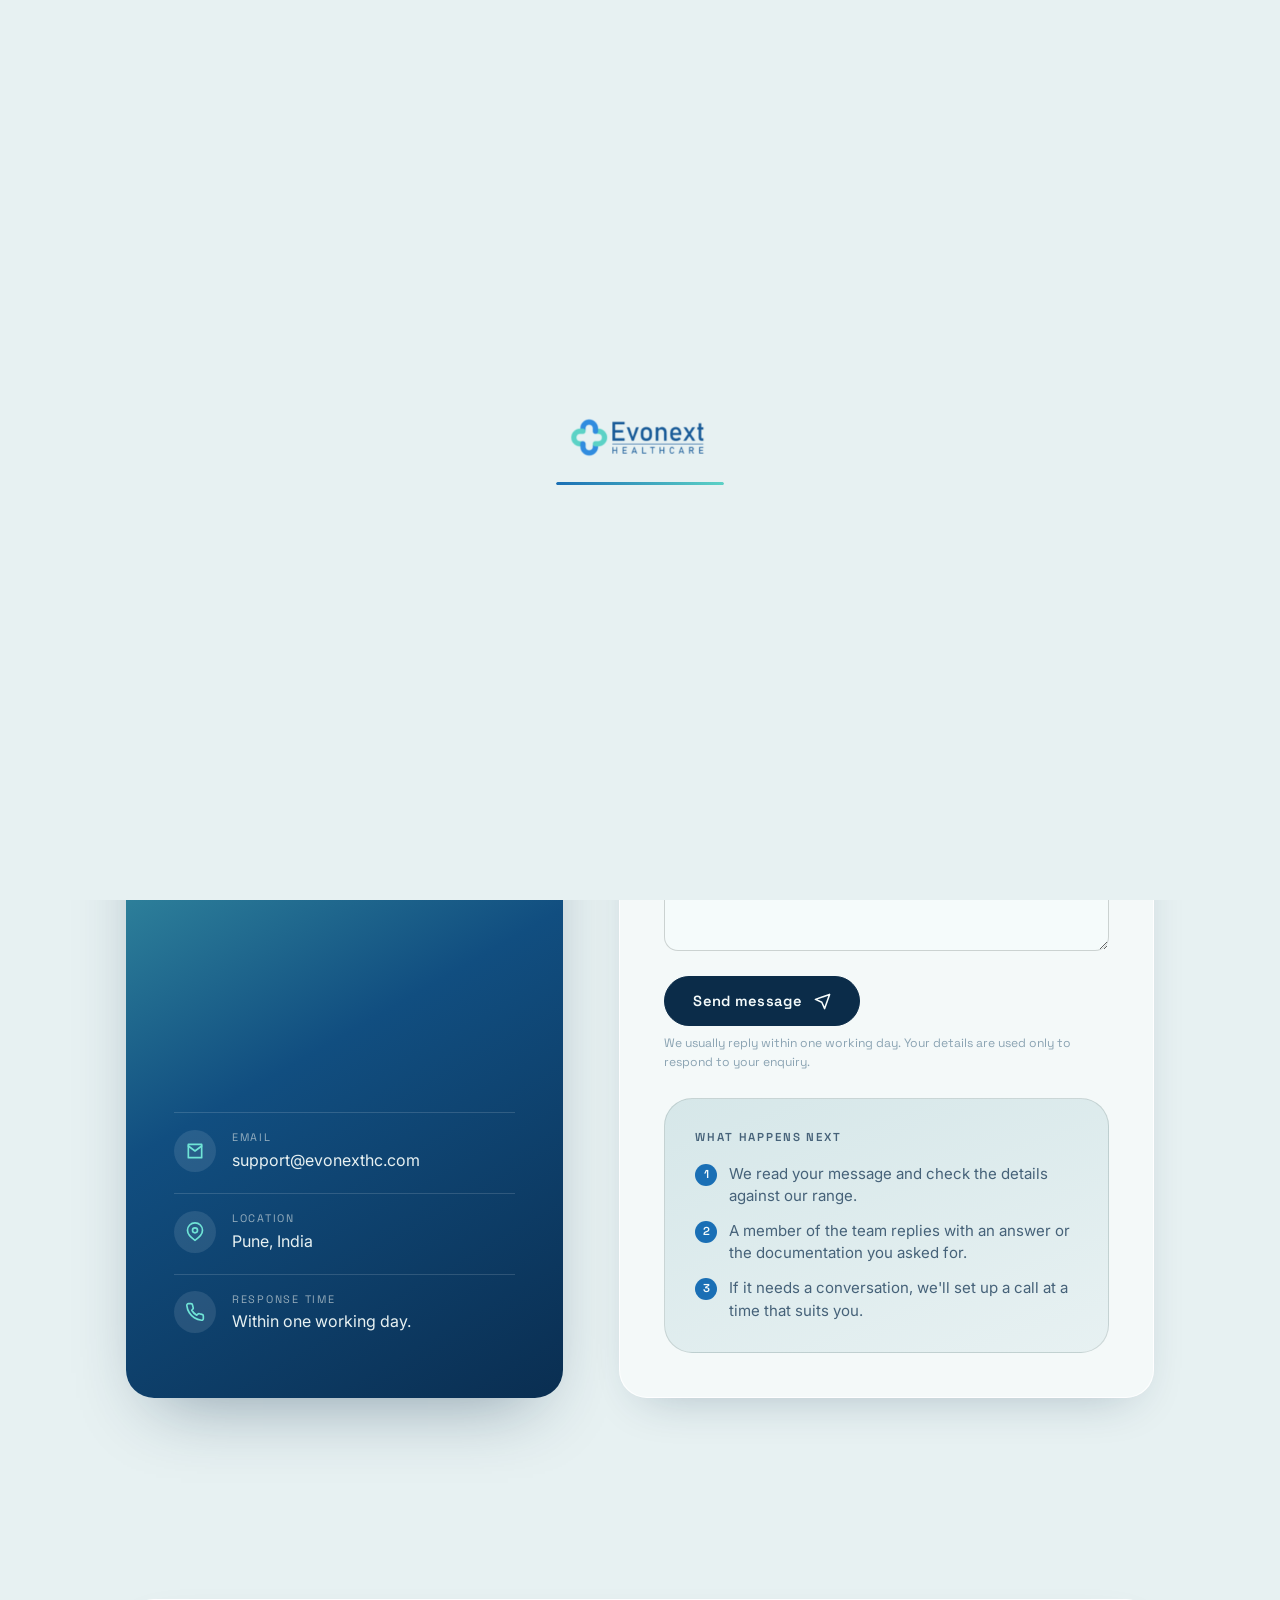
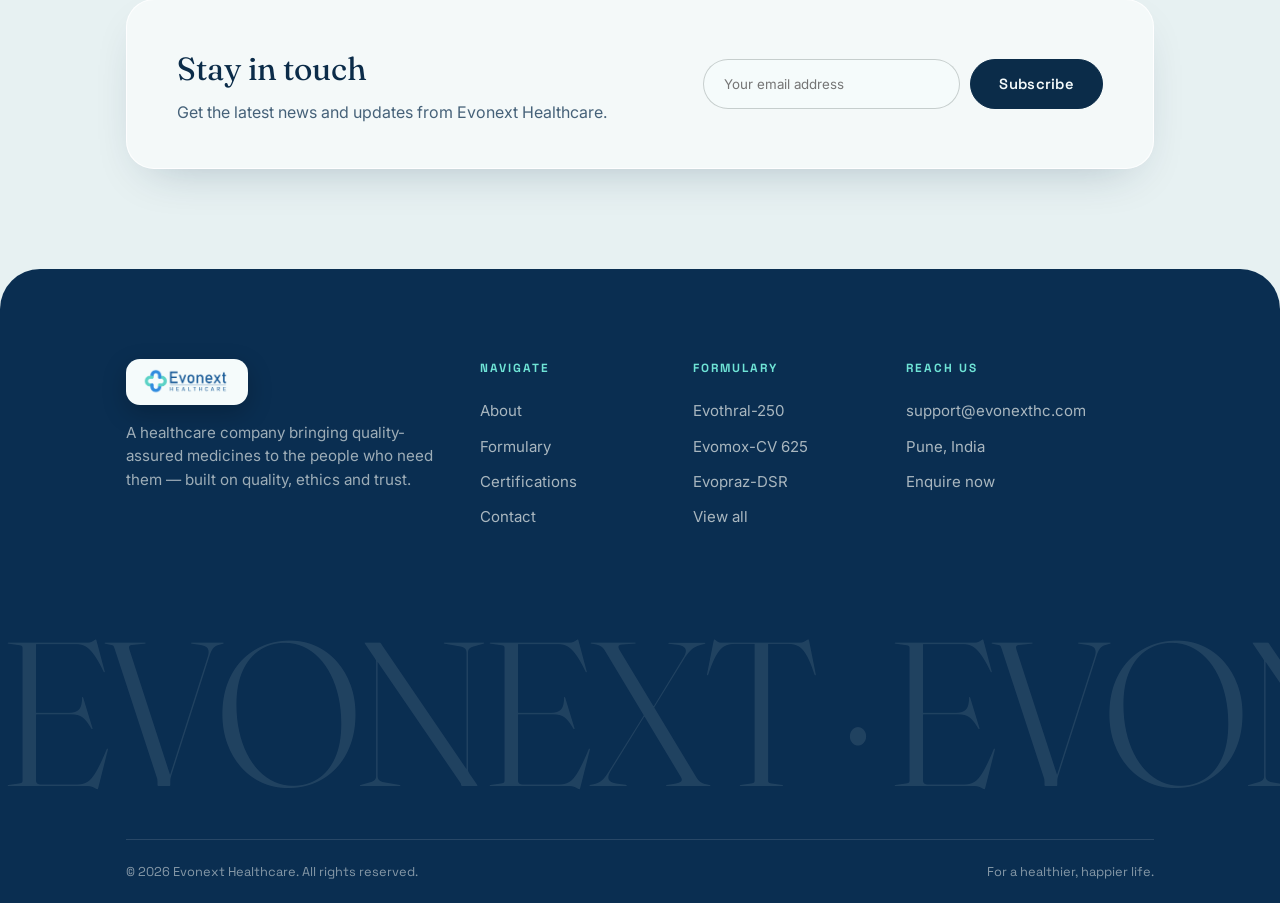
<file: contact.html>
<!DOCTYPE html>
<html lang="en">
<head>
  <meta charset="UTF-8" />
  <meta name="viewport" content="width=device-width, initial-scale=1.0" />
  <title>Contact — Evonext Healthcare</title>
  <meta name="description" content="Get in touch with Evonext Healthcare for product feedback, enquiries or partnerships. Based in Pune, India." />
  <link rel="canonical" href="https://evonexthc.com/contact.html" />
  <meta property="og:type" content="website" />
  <meta property="og:site_name" content="Evonext Healthcare" />
  <meta property="og:url" content="https://evonexthc.com/contact.html" />
  <meta property="og:title" content="Contact — Evonext Healthcare" />
  <meta property="og:description" content="Get in touch with Evonext Healthcare for product feedback, enquiries or partnerships. Based in Pune, India." />
  <meta property="og:image" content="https://evonexthc.com/logo.png" />
  <meta name="twitter:card" content="summary" />
  <meta name="theme-color" content="#0B2C49" />
  <link rel="icon" href="favicon.ico" sizes="any" />
  <link rel="icon" type="image/png" sizes="32x32" href="favicon-32x32.png" />
  <link rel="icon" type="image/png" sizes="16x16" href="favicon-16x16.png" />
  <link rel="apple-touch-icon" href="apple-touch-icon.png" />
  <link rel="manifest" href="site.webmanifest" />
  <link rel="stylesheet" href="style.css" />
</head>
<body>
  <div class="ambient-field"></div><div class="grain"></div>
  <div id="preloader"><div class="pl-box"><img src="logo.png" alt="Evonext Healthcare" class="pl-logo" /><div class="pl-bar"><span></span></div></div></div>
  <div id="page-sweep"></div>
  <div id="scroll-progress"></div>

  <div class="spine"><div class="spine-fill"></div>
    <div class="spine-tick" style="top:35%"></div><div class="spine-tick" style="top:70%"></div>
  </div>
  <div class="spine-label" id="spine-label">EVONEXT &nbsp;/&nbsp; <b>CONTACT</b></div>

  <nav class="nav" aria-label="Primary">
    <div class="nav-inner">
      <a href="index.html" class="brand" aria-label="Evonext Healthcare home"><img src="logo.png" alt="Evonext Healthcare" class="brand-logo" /></a>
      <ul class="nav-links">
        <li><a href="index.html">Home</a></li>
        <li><a href="about.html">About</a></li>
        <li><a href="products.html">Formulary</a></li>
        <li><a href="certifications.html">Certifications</a></li>
        <li><a href="contact.html" class="active">Contact</a></li>
      </ul>
      <a href="contact.html" class="nav-cta">Enquire</a>
      <button class="hamburger" aria-label="Open menu" aria-expanded="false"><span></span><span></span><span></span></button>
    </div>
  </nav>
  <div class="mobile-menu"><a href="index.html">Home</a><a href="about.html">About</a><a href="products.html">Formulary</a><a href="certifications.html">Certifications</a><a href="contact.html" class="active">Contact</a>
    <div class="mm-foot">support@evonexthc.com · Pune, India</div>
  </div>

  <main>
    <section class="page-head wrap" data-spine="CONTACT">
      <div class="crumb reveal">Home &nbsp;/&nbsp; <b>Contact</b></div>
      <h1 class="reveal"><span class="mask"><span>Send us a</span></span><span class="mask d1"><span><em>message.</em></span></span></h1>
      <p class="lead reveal d2">Product enquiries, documentation requests, feedback or partnerships — we'd be glad to hear from you.</p>
    </section>

    <section class="band band--light wrap" style="padding-top:clamp(20px,4vw,40px);" data-spine="REACH US">
      <div class="contact-stage">
        <!-- Aside -->
        <aside class="contact-aside reveal">
          <div class="label on-dark">Reach us</div>
          <h2 style="margin-top:14px;">Let's talk.</h2>
          <p class="lead">Share a few details and your message, and the right person will come back to you.</p>
          <div class="cinfo">
            <div class="cinfo-row"><span class="ci-ic"><svg viewBox="0 0 24 24" fill="none" stroke="currentColor" stroke-width="2" stroke-linecap="round" stroke-linejoin="round"><path d="M4 4h16v16H4z"/><path d="m4 6 8 6 8-6"/></svg></span><div><small>Email</small><a href="mailto:support@evonexthc.com">support@evonexthc.com</a></div></div>
            <div class="cinfo-row"><span class="ci-ic"><svg viewBox="0 0 24 24" fill="none" stroke="currentColor" stroke-width="2" stroke-linecap="round" stroke-linejoin="round"><path d="M21 10c0 6-9 12-9 12s-9-6-9-12a9 9 0 0 1 18 0Z"/><circle cx="12" cy="10" r="3"/></svg></span><div><small>Location</small><p>Pune, India</p></div></div>
            <div class="cinfo-row"><span class="ci-ic"><svg viewBox="0 0 24 24" fill="none" stroke="currentColor" stroke-width="2" stroke-linecap="round" stroke-linejoin="round"><path d="M22 16.9v3a2 2 0 0 1-2.2 2 19.8 19.8 0 0 1-8.6-3 19.5 19.5 0 0 1-6-6 19.8 19.8 0 0 1-3-8.6A2 2 0 0 1 4.1 2h3a2 2 0 0 1 2 1.7c.1 1 .4 1.9.7 2.8a2 2 0 0 1-.5 2.1L8.1 9.9a16 16 0 0 0 6 6l1.3-1.3a2 2 0 0 1 2.1-.4c.9.3 1.8.6 2.8.7a2 2 0 0 1 1.7 2Z"/></svg></span><div><small>Response time</small><p>Within one working day.</p></div></div>
          </div>
        </aside>

        <!-- Form -->
        <div class="form-card reveal d1">
          <form id="contact-form" novalidate>
            <!-- Web3Forms: paste the access key emailed to you at web3forms.com -->
            <input type="hidden" name="access_key" value="423675e9-8583-4f52-960f-19fb78918340" />
            <input type="hidden" name="from_name" value="Evonext Healthcare website" />
            <!-- Honeypot: bots fill this, humans never see it -->
            <input type="checkbox" name="botcheck" class="hp-field" tabindex="-1" autocomplete="off" />
            <div class="field-row">
              <div class="form-field"><label for="name">Full name</label><input type="text" id="name" name="name" placeholder="Your name" required /></div>
              <div class="form-field"><label for="email">Email</label><input type="email" id="email" name="email" placeholder="you@example.com" required /></div>
            </div>
            <div class="field-row">
              <div class="form-field"><label for="phone">Phone</label><input type="tel" id="phone" name="phone" placeholder="+91 …" /></div>
              <div class="form-field"><label for="subject">Subject</label>
                <select id="subject" name="subject"><option value="">Choose a topic</option><option>Product enquiry</option><option>Feedback</option><option>Complaint</option><option>Partnership</option><option>Other</option></select>
              </div>
            </div>
            <div class="form-field"><label for="message">Message</label><textarea id="message" name="message" placeholder="How can we help?" required></textarea></div>
            <button type="submit" class="cap-btn" id="submit-btn"><span id="submit-label">Send message</span> <svg viewBox="0 0 24 24" fill="none" stroke="currentColor" stroke-width="2.2" stroke-linecap="round" stroke-linejoin="round"><path d="m22 2-7 20-4-9-9-4 20-7Z"/></svg></button>
            <p class="form-note">We usually reply within one working day. Your details are used only to respond to your enquiry.</p>
            <div id="form-success" class="form-status form-success">Thank you — your message is with us. We'll come back to you within one working day.</div>
            <div id="form-error" class="form-status form-error">Something went wrong sending that. Please try again, or email us directly at <a href="mailto:support@evonexthc.com">support@evonexthc.com</a>.</div>
          </form>

          <div class="next-strip">
            <h4>What happens next</h4>
            <ol>
              <li>We read your message and check the details against our range.</li>
              <li>A member of the team replies with an answer or the documentation you asked for.</li>
              <li>If it needs a conversation, we'll set up a call at a time that suits you.</li>
            </ol>
          </div>
        </div>
      </div>
    </section>

    <section class="band band--light wrap" style="padding-block:clamp(30px,5vw,60px);">
      <div class="newsletter reveal">
        <div><h3>Stay in touch</h3><p>Get the latest news and updates from Evonext Healthcare.</p></div>
        <form class="news-form"><input type="email" placeholder="Your email address" required aria-label="Email" /><button type="submit" class="cap-btn">Subscribe</button></form>
      </div>
    </section>
  </main>

  <footer class="footer">
    <div class="wrap">
      <div class="footer-grid">
        <div class="footer-brand">
          <a href="index.html" class="brand logo-chip" aria-label="Evonext Healthcare home"><img src="logo.png" alt="Evonext Healthcare" /></a>
          <p>A healthcare company bringing quality-assured medicines to the people who need them — built on quality, ethics and trust.</p>
        </div>
        <div class="footer-col"><h4>Navigate</h4><a href="about.html">About</a><a href="products.html">Formulary</a><a href="certifications.html">Certifications</a><a href="contact.html">Contact</a></div>
        <div class="footer-col"><h4>Formulary</h4><a href="products.html">Evothral-250</a><a href="products.html">Evomox-CV 625</a><a href="products.html">Evopraz-DSR</a><a href="products.html">View all</a></div>
        <div class="footer-col"><h4>Reach us</h4><a href="mailto:support@evonexthc.com">support@evonexthc.com</a><span class="footer-static">Pune, India</span><a href="contact.html">Enquire now</a></div>
      </div>
    </div>
    <div class="footer-word">EVONEXT · EVONEXT</div>
    <div class="wrap"><div class="footer-bottom"><span>© 2026 Evonext Healthcare. All rights reserved.</span><span>For a healthier, happier life.</span></div></div>
  </footer>

  <button id="back-to-top" aria-label="Back to top"><svg viewBox="0 0 24 24" fill="none" stroke="currentColor" stroke-width="2.2" stroke-linecap="round" stroke-linejoin="round"><path d="M18 15l-6-6-6 6"/></svg></button>
  <script src="script.js"></script>
</body>
</html>
</file>
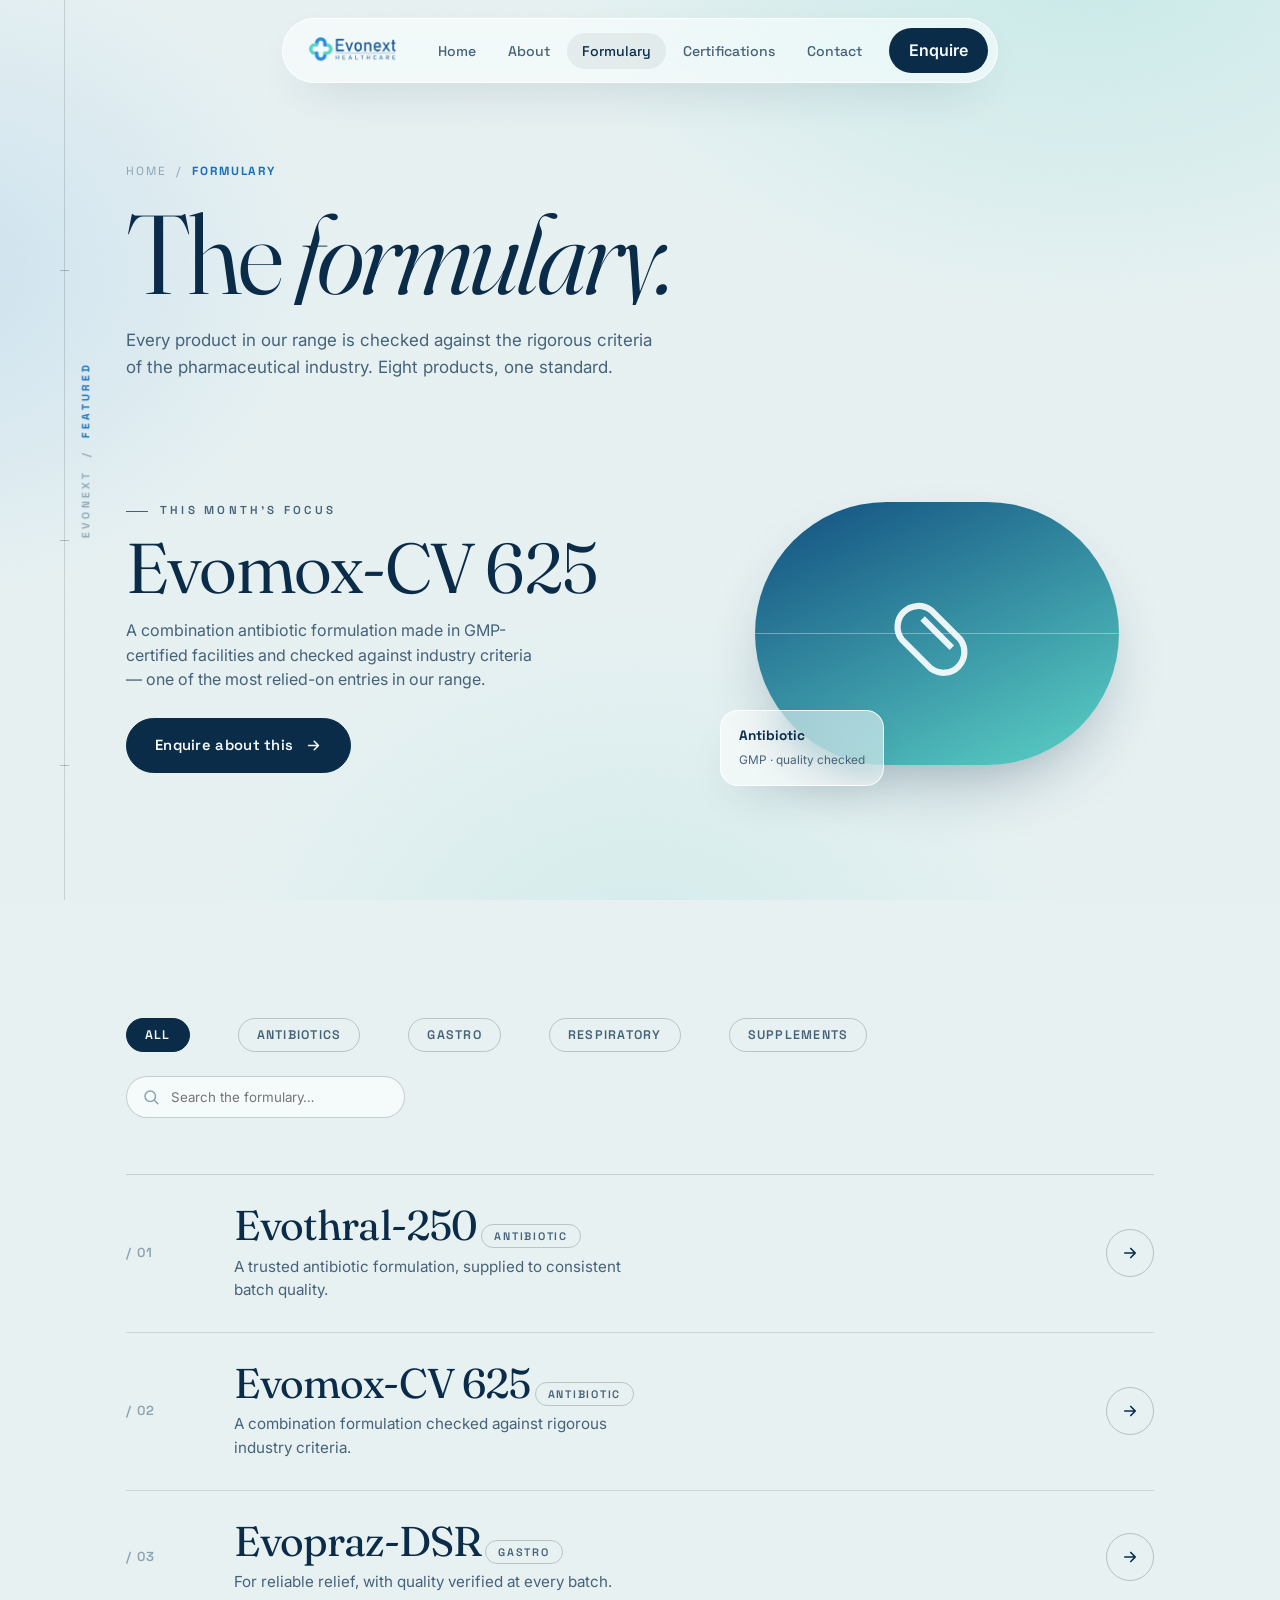
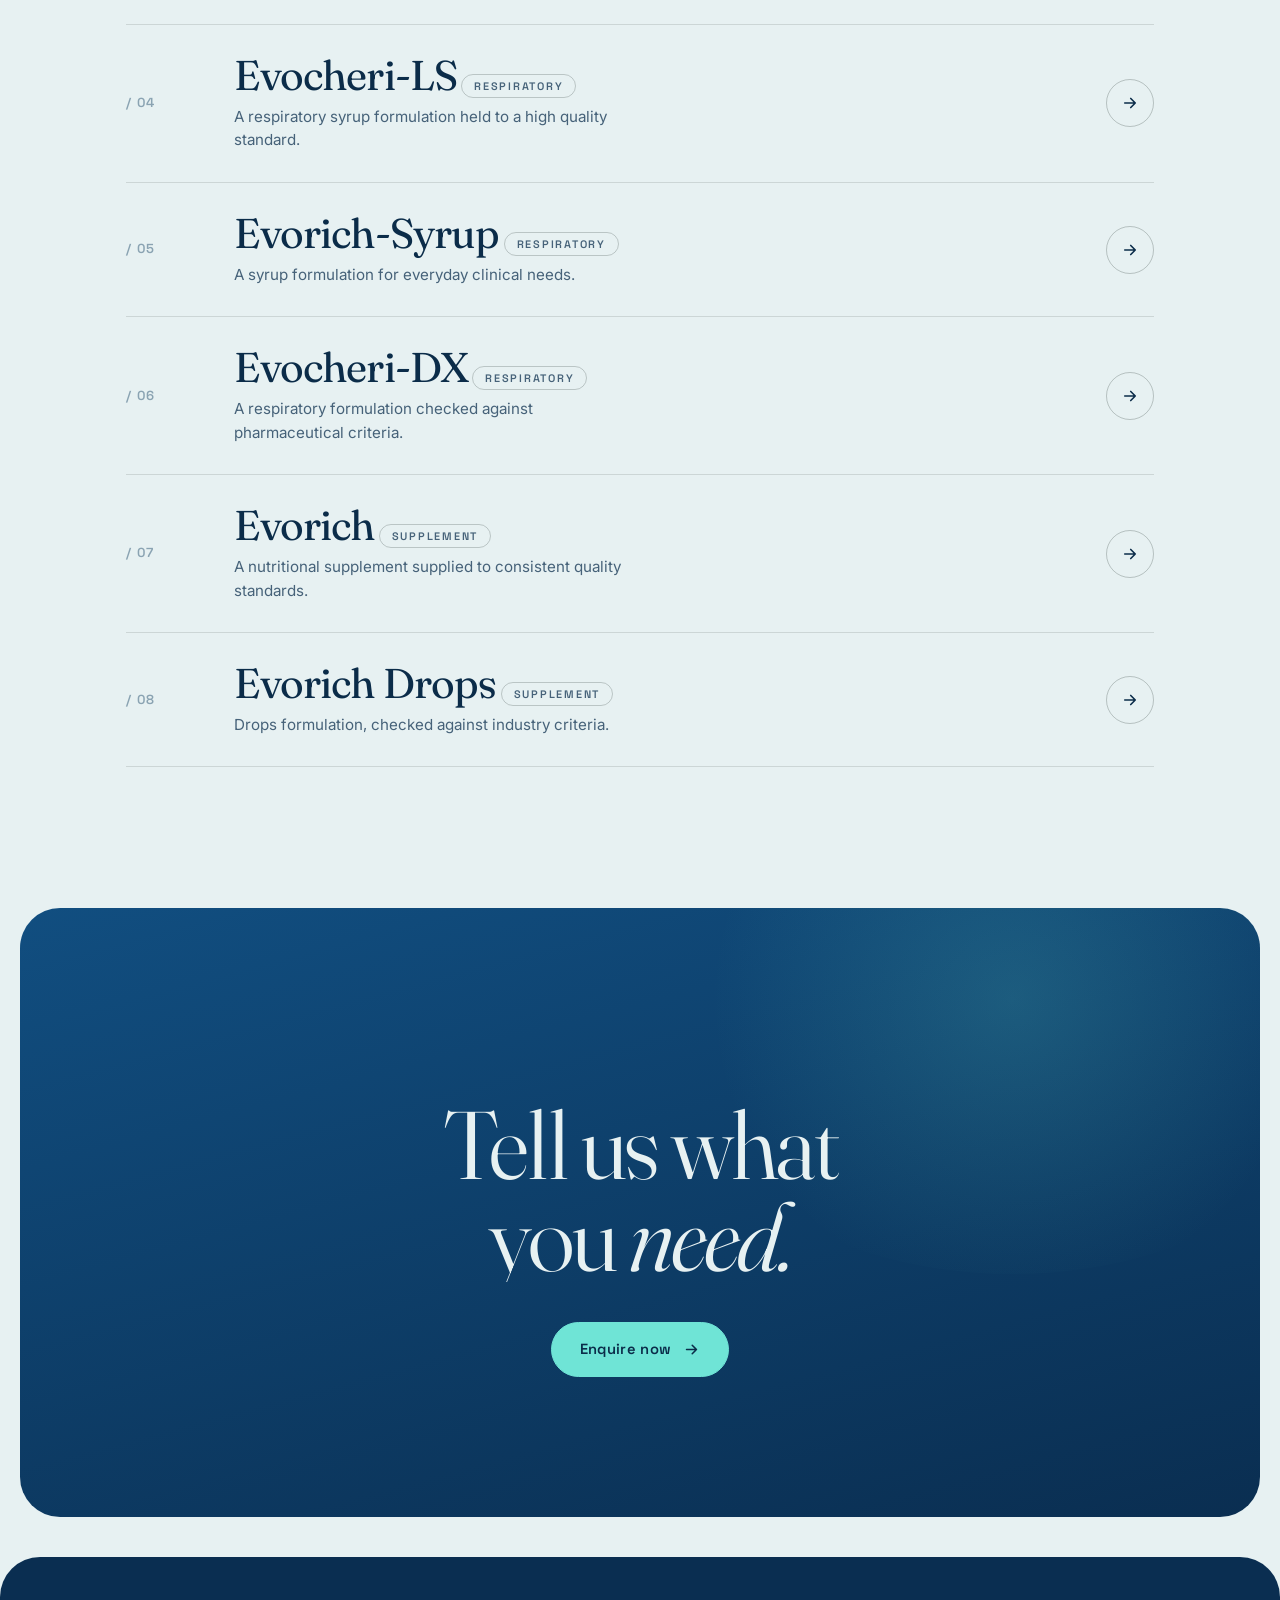
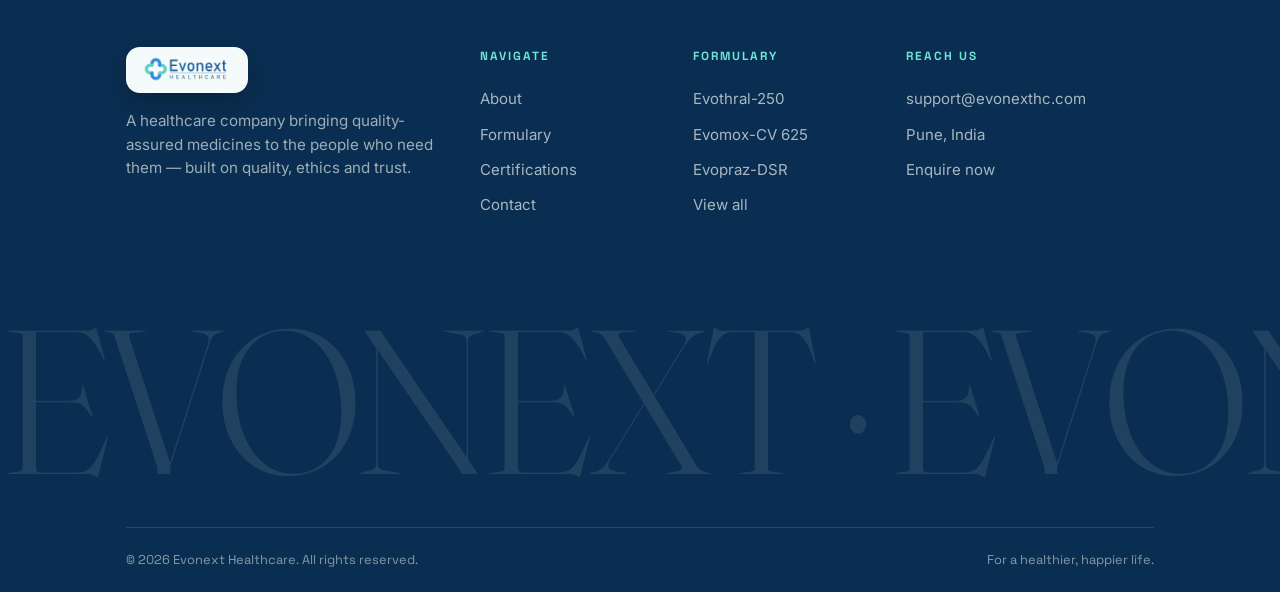
<file: products.html>
<!DOCTYPE html>
<html lang="en">
<head>
  <meta charset="UTF-8" />
  <meta name="viewport" content="width=device-width, initial-scale=1.0" />
  <title>Formulary — Evonext Healthcare</title>
  <meta name="description" content="Every product in the Evonext range is made in GMP-certified facilities and checked against the rigorous criteria of the pharmaceutical industry. Browse the range." />
  <link rel="canonical" href="https://evonexthc.com/products.html" />
  <meta property="og:type" content="website" />
  <meta property="og:site_name" content="Evonext Healthcare" />
  <meta property="og:url" content="https://evonexthc.com/products.html" />
  <meta property="og:title" content="Formulary — Evonext Healthcare" />
  <meta property="og:description" content="Every product in the Evonext range is made in GMP-certified facilities and checked against the rigorous criteria of the pharmaceutical industry. Browse the range." />
  <meta property="og:image" content="https://evonexthc.com/logo.png" />
  <meta name="twitter:card" content="summary" />
  <meta name="theme-color" content="#0B2C49" />
  <link rel="icon" href="favicon.ico" sizes="any" />
  <link rel="icon" type="image/png" sizes="32x32" href="favicon-32x32.png" />
  <link rel="icon" type="image/png" sizes="16x16" href="favicon-16x16.png" />
  <link rel="apple-touch-icon" href="apple-touch-icon.png" />
  <link rel="manifest" href="site.webmanifest" />
  <link rel="stylesheet" href="style.css" />
</head>
<body>
  <div class="ambient-field"></div><div class="grain"></div>
  <div id="preloader"><div class="pl-box"><img src="logo.png" alt="Evonext Healthcare" class="pl-logo" /><div class="pl-bar"><span></span></div></div></div>
  <div id="page-sweep"></div>
  <div id="scroll-progress"></div>

  <div class="spine"><div class="spine-fill"></div>
    <div class="spine-tick" style="top:30%"></div><div class="spine-tick" style="top:60%"></div><div class="spine-tick" style="top:85%"></div>
  </div>
  <div class="spine-label" id="spine-label">EVONEXT &nbsp;/&nbsp; <b>FORMULARY</b></div>

  <nav class="nav" aria-label="Primary">
    <div class="nav-inner">
      <a href="index.html" class="brand" aria-label="Evonext Healthcare home"><img src="logo.png" alt="Evonext Healthcare" class="brand-logo" /></a>
      <ul class="nav-links">
        <li><a href="index.html">Home</a></li>
        <li><a href="about.html">About</a></li>
        <li><a href="products.html" class="active">Formulary</a></li>
        <li><a href="certifications.html">Certifications</a></li>
        <li><a href="contact.html">Contact</a></li>
      </ul>
      <a href="contact.html" class="nav-cta">Enquire</a>
      <button class="hamburger" aria-label="Open menu" aria-expanded="false"><span></span><span></span><span></span></button>
    </div>
  </nav>
  <div class="mobile-menu"><a href="index.html">Home</a><a href="about.html">About</a><a href="products.html" class="active">Formulary</a><a href="certifications.html">Certifications</a><a href="contact.html">Contact</a>
    <div class="mm-foot">support@evonexthc.com · Pune, India</div>
  </div>

  <main>
    <section class="page-head wrap" data-spine="FORMULARY">
      <div class="crumb reveal">Home &nbsp;/&nbsp; <b>Formulary</b></div>
      <h1 class="reveal">
        <span class="mask"><span>The <em>formulary.</em></span></span>
      </h1>
      <p class="lead reveal d2">Every product in our range is checked against the rigorous criteria of the pharmaceutical industry. Eight products, one standard.</p>
    </section>

    <!-- Featured -->
    <section class="band band--light wrap" style="padding-top:clamp(20px,4vw,40px);" data-spine="FEATURED">
      <div class="feature-rx">
        <div class="fr-copy">
          <div class="label reveal">This month's focus</div>
          <h3 class="display reveal">Evomox-CV 625</h3>
          <p class="reveal d1">A combination antibiotic formulation made in GMP-certified facilities and checked against industry criteria — one of the most relied-on entries in our range.</p>
          <a href="contact.html" class="cap-btn reveal d2">Enquire about this <svg viewBox="0 0 24 24" fill="none" stroke="currentColor" stroke-width="2.2" stroke-linecap="round" stroke-linejoin="round"><path d="M5 12h14M13 6l6 6-6 6"/></svg></a>
        </div>
        <div class="fr-visual reveal d1">
          <div class="fr-pill" data-parallax="0.1">
            <div class="seam"></div>
            <svg viewBox="0 0 24 24" fill="none" stroke="currentColor" stroke-width="1.5"><path d="M10.5 20.5 3.5 13.5a5 5 0 0 1 7-7l7 7a5 5 0 0 1-7 7Z"/><path d="m8.5 8.5 7 7"/></svg>
          </div>
          <div class="fr-chip"><b>Antibiotic</b><small>GMP · quality checked</small></div>
        </div>
      </div>
    </section>

    <!-- Filter -->
    <section class="band band--light wrap" style="padding-top:0;" data-spine="INDEX">
      <div class="formulary-top">
        <div class="trust-line" role="tablist" aria-label="Filter by category" style="justify-content:flex-start;">
          <button class="chip active" data-filter="all" style="font-family:var(--grotesk);font-size:.78rem;font-weight:600;letter-spacing:.1em;text-transform:uppercase;border:1px solid var(--ink);border-radius:999px;padding:8px 18px;background:var(--ink);color:var(--paper-white);">All</button>
          <button class="chip" data-filter="antibiotic" style="font-family:var(--grotesk);font-size:.78rem;font-weight:600;letter-spacing:.1em;text-transform:uppercase;border:1px solid rgba(12,26,20,.2);border-radius:999px;padding:8px 18px;background:transparent;color:var(--ink-soft);">Antibiotics</button>
          <button class="chip" data-filter="gastro" style="font-family:var(--grotesk);font-size:.78rem;font-weight:600;letter-spacing:.1em;text-transform:uppercase;border:1px solid rgba(12,26,20,.2);border-radius:999px;padding:8px 18px;background:transparent;color:var(--ink-soft);">Gastro</button>
          <button class="chip" data-filter="respiratory" style="font-family:var(--grotesk);font-size:.78rem;font-weight:600;letter-spacing:.1em;text-transform:uppercase;border:1px solid rgba(12,26,20,.2);border-radius:999px;padding:8px 18px;background:transparent;color:var(--ink-soft);">Respiratory</button>
          <button class="chip" data-filter="supplement" style="font-family:var(--grotesk);font-size:.78rem;font-weight:600;letter-spacing:.1em;text-transform:uppercase;border:1px solid rgba(12,26,20,.2);border-radius:999px;padding:8px 18px;background:transparent;color:var(--ink-soft);">Supplements</button>
        </div>
        <div style="position:relative;">
          <svg viewBox="0 0 24 24" fill="none" stroke="var(--ink-faint)" stroke-width="2" stroke-linecap="round" style="position:absolute;left:16px;top:50%;transform:translateY(-50%);width:18px;height:18px;"><circle cx="11" cy="11" r="7"/><path d="m21 21-4.3-4.3"/></svg>
          <input type="search" id="product-search" placeholder="Search the formulary…" aria-label="Search products" style="font-family:var(--body);padding:12px 18px 12px 44px;border-radius:999px;border:1px solid rgba(12,26,20,.2);background:var(--paper-white);min-width:240px;outline:none;" />
        </div>
      </div>

      <div class="formulary">
        <a href="contact.html" class="rx-row" data-category="antibiotic" data-name="Evothral-250">
          <div class="rx-idx">/ 01</div>
          <div class="rx-main"><div><span class="rx-name">Evothral-250</span> <span class="rx-tag">Antibiotic</span><p class="rx-desc">A trusted antibiotic formulation, supplied to consistent batch quality.</p></div></div>
          <span class="rx-go"><svg viewBox="0 0 24 24" fill="none" stroke="currentColor" stroke-width="2.2" stroke-linecap="round" stroke-linejoin="round"><path d="M5 12h14M13 6l6 6-6 6"/></svg></span>
        </a>
        <a href="contact.html" class="rx-row" data-category="antibiotic" data-name="Evomox-CV 625">
          <div class="rx-idx">/ 02</div>
          <div class="rx-main"><div><span class="rx-name">Evomox-CV 625</span> <span class="rx-tag">Antibiotic</span><p class="rx-desc">A combination formulation checked against rigorous industry criteria.</p></div></div>
          <span class="rx-go"><svg viewBox="0 0 24 24" fill="none" stroke="currentColor" stroke-width="2.2" stroke-linecap="round" stroke-linejoin="round"><path d="M5 12h14M13 6l6 6-6 6"/></svg></span>
        </a>
        <a href="contact.html" class="rx-row" data-category="gastro" data-name="Evopraz-DSR">
          <div class="rx-idx">/ 03</div>
          <div class="rx-main"><div><span class="rx-name">Evopraz-DSR</span> <span class="rx-tag">Gastro</span><p class="rx-desc">For reliable relief, with quality verified at every batch.</p></div></div>
          <span class="rx-go"><svg viewBox="0 0 24 24" fill="none" stroke="currentColor" stroke-width="2.2" stroke-linecap="round" stroke-linejoin="round"><path d="M5 12h14M13 6l6 6-6 6"/></svg></span>
        </a>
        <a href="contact.html" class="rx-row" data-category="respiratory" data-name="Evocheri-LS">
          <div class="rx-idx">/ 04</div>
          <div class="rx-main"><div><span class="rx-name">Evocheri-LS</span> <span class="rx-tag">Respiratory</span><p class="rx-desc">A respiratory syrup formulation held to a high quality standard.</p></div></div>
          <span class="rx-go"><svg viewBox="0 0 24 24" fill="none" stroke="currentColor" stroke-width="2.2" stroke-linecap="round" stroke-linejoin="round"><path d="M5 12h14M13 6l6 6-6 6"/></svg></span>
        </a>
        <a href="contact.html" class="rx-row" data-category="respiratory" data-name="Evorich-Syrup">
          <div class="rx-idx">/ 05</div>
          <div class="rx-main"><div><span class="rx-name">Evorich-Syrup</span> <span class="rx-tag">Respiratory</span><p class="rx-desc">A syrup formulation for everyday clinical needs.</p></div></div>
          <span class="rx-go"><svg viewBox="0 0 24 24" fill="none" stroke="currentColor" stroke-width="2.2" stroke-linecap="round" stroke-linejoin="round"><path d="M5 12h14M13 6l6 6-6 6"/></svg></span>
        </a>
        <a href="contact.html" class="rx-row" data-category="respiratory" data-name="Evocheri-DX">
          <div class="rx-idx">/ 06</div>
          <div class="rx-main"><div><span class="rx-name">Evocheri-DX</span> <span class="rx-tag">Respiratory</span><p class="rx-desc">A respiratory formulation checked against pharmaceutical criteria.</p></div></div>
          <span class="rx-go"><svg viewBox="0 0 24 24" fill="none" stroke="currentColor" stroke-width="2.2" stroke-linecap="round" stroke-linejoin="round"><path d="M5 12h14M13 6l6 6-6 6"/></svg></span>
        </a>
        <a href="contact.html" class="rx-row" data-category="supplement" data-name="Evorich">
          <div class="rx-idx">/ 07</div>
          <div class="rx-main"><div><span class="rx-name">Evorich</span> <span class="rx-tag">Supplement</span><p class="rx-desc">A nutritional supplement supplied to consistent quality standards.</p></div></div>
          <span class="rx-go"><svg viewBox="0 0 24 24" fill="none" stroke="currentColor" stroke-width="2.2" stroke-linecap="round" stroke-linejoin="round"><path d="M5 12h14M13 6l6 6-6 6"/></svg></span>
        </a>
        <a href="contact.html" class="rx-row" data-category="supplement" data-name="Evorich Drops">
          <div class="rx-idx">/ 08</div>
          <div class="rx-main"><div><span class="rx-name">Evorich Drops</span> <span class="rx-tag">Supplement</span><p class="rx-desc">Drops formulation, checked against industry criteria.</p></div></div>
          <span class="rx-go"><svg viewBox="0 0 24 24" fill="none" stroke="currentColor" stroke-width="2.2" stroke-linecap="round" stroke-linejoin="round"><path d="M5 12h14M13 6l6 6-6 6"/></svg></span>
        </a>
      </div>
      <p id="no-results" style="display:none; text-align:center; color:var(--ink-soft); padding:50px 0; font-family:var(--grotesk);">No entries match that search. Try a different term or category.</p>
    </section>

    <!-- CTA -->
    <section class="band band--dark" data-spine="ENQUIRE">
      <div class="wrap big-cta">
        <div class="label on-dark reveal" style="justify-content:center; margin-bottom:24px;">Can't find it?</div>
        <h2 class="reveal"><span class="mask"><span>Tell us what</span></span><span class="mask d1"><span>you <em>need.</em></span></span></h2>
        <div class="hero-actions reveal d2"><a href="contact.html" class="cap-btn on-dark">Enquire now <svg viewBox="0 0 24 24" fill="none" stroke="currentColor" stroke-width="2.2" stroke-linecap="round" stroke-linejoin="round"><path d="M5 12h14M13 6l6 6-6 6"/></svg></a></div>
      </div>
    </section>
  </main>

  <footer class="footer">
    <div class="wrap">
      <div class="footer-grid">
        <div class="footer-brand">
          <a href="index.html" class="brand logo-chip" aria-label="Evonext Healthcare home"><img src="logo.png" alt="Evonext Healthcare" /></a>
          <p>A healthcare company bringing quality-assured medicines to the people who need them — built on quality, ethics and trust.</p>
        </div>
        <div class="footer-col"><h4>Navigate</h4><a href="about.html">About</a><a href="products.html">Formulary</a><a href="certifications.html">Certifications</a><a href="contact.html">Contact</a></div>
        <div class="footer-col"><h4>Formulary</h4><a href="products.html">Evothral-250</a><a href="products.html">Evomox-CV 625</a><a href="products.html">Evopraz-DSR</a><a href="products.html">View all</a></div>
        <div class="footer-col"><h4>Reach us</h4><a href="mailto:support@evonexthc.com">support@evonexthc.com</a><span class="footer-static">Pune, India</span><a href="contact.html">Enquire now</a></div>
      </div>
    </div>
    <div class="footer-word">EVONEXT · EVONEXT</div>
    <div class="wrap"><div class="footer-bottom"><span>© 2026 Evonext Healthcare. All rights reserved.</span><span>For a healthier, happier life.</span></div></div>
  </footer>

  <button id="back-to-top" aria-label="Back to top"><svg viewBox="0 0 24 24" fill="none" stroke="currentColor" stroke-width="2.2" stroke-linecap="round" stroke-linejoin="round"><path d="M18 15l-6-6-6 6"/></svg></button>
  <script src="script.js"></script>
</body>
</html>
</file>
<file: style.css>
/* ============================================================
   EVONEXT HEALTHCARE — "THE FORMULARY"
   A light, editorial, clinical design language.
   style.css
   ============================================================ */

@import url('https://fonts.googleapis.com/css2?family=Fraunces:ital,opsz,wght@0,9..144,300..600;1,9..144,300..600&family=Space+Grotesk:wght@400;500;600;700&family=Inter:wght@400;500;600&display=swap');

:root {
  /* Palette — Evonext brand: deep blue #195B98, bright blue #318CDF, teal #5CD2C6 */
  --porcelain: #E7F1F2;
  --porcelain-2: #D6E7E9;
  --paper-white: #F5FBFB;
  --ink: #0B2C49;
  --ink-soft: #466279;
  --ink-faint: #8AA3B2;
  --emerald: #114E80;        /* deep brand blue (dark surfaces) */
  --emerald-deep: #0A2E51;   /* deeper brand blue */
  --green: #1A6FB5;          /* primary accent (links, fills, ticks) */
  --green-bright: #318CDF;   /* bright brand blue (gradient end / hover) */
  --teal: #5CD2C6;           /* logo teal — rich blue→teal gradients */
  --teal-deep: #34B6AA;
  --lime: #6FE4D6;           /* bright teal accent on dark surfaces */
  --apricot: #F1A86A;

  /* Glass over luminous fields */
  --glass: rgba(255, 255, 255, 0.55);
  --glass-edge: rgba(255, 255, 255, 0.85);
  --glass-dark: rgba(255, 255, 255, 0.08);
  --glass-dark-edge: rgba(255, 255, 255, 0.18);

  /* Type */
  --serif: 'Fraunces', Georgia, serif;
  --grotesk: 'Space Grotesk', sans-serif;
  --body: 'Inter', system-ui, sans-serif;

  /* Layout */
  --maxw: 1280px;
  --gutter: clamp(22px, 6vw, 84px);
  --spine: clamp(20px, 5vw, 64px); /* left clinical axis offset */
  --radius: 28px;
  --cap: 999px;

  --shadow-lift: 0 30px 70px -30px rgba(11, 44, 73, 0.45);
  --shadow-soft: 0 18px 50px -24px rgba(11, 44, 73, 0.30);
}

/* Reset */
*, *::before, *::after { box-sizing: border-box; margin: 0; padding: 0; }
html { -webkit-text-size-adjust: 100%; }
body {
  font-family: var(--body);
  color: var(--ink);
  background: var(--porcelain);
  line-height: 1.55;
  overflow-x: hidden;
  -webkit-font-smoothing: antialiased;
  position: relative;
}
img { max-width: 100%; display: block; }
a { color: inherit; text-decoration: none; }
button { font-family: inherit; cursor: pointer; border: none; background: none; color: inherit; }
ul { list-style: none; }
::selection { background: var(--lime); color: var(--ink); }

/* Grain + ambient field (very subtle, lifts the flatness) */
.ambient-field {
  position: fixed; inset: 0; z-index: -3; pointer-events: none;
  background:
    radial-gradient(900px 600px at 85% -5%, rgba(92, 210, 198, 0.22), transparent 60%),
    radial-gradient(700px 600px at -5% 30%, rgba(49, 140, 223, 0.14), transparent 55%),
    radial-gradient(800px 700px at 50% 110%, rgba(92, 210, 198, 0.14), transparent 55%),
    var(--porcelain);
}
.grain {
  position: fixed; inset: 0; z-index: -2; pointer-events: none; opacity: 0.5;
  mix-blend-mode: multiply;
  background-image: url("data:image/svg+xml,%3Csvg xmlns='http://www.w3.org/2000/svg' width='160' height='160'%3E%3Cfilter id='n'%3E%3CfeTurbulence type='fractalNoise' baseFrequency='0.85' numOctaves='2' stitchTiles='stitch'/%3E%3C/filter%3E%3Crect width='100%25' height='100%25' filter='url(%23n)' opacity='0.04'/%3E%3C/svg%3E");
}

/* ---------- Clinical spine (left axis) ---------- */
.spine {
  position: fixed;
  left: var(--spine);
  top: 0; bottom: 0;
  width: 1px;
  z-index: 60;
  pointer-events: none;
}
.spine::before { /* faint full rail */
  content: ""; position: absolute; inset: 0; left: 0;
  width: 1px; background: rgba(12, 26, 20, 0.14);
}
.spine-fill { /* progress that draws downward */
  position: absolute; top: 0; left: 0; width: 1px; height: 0%;
  background: linear-gradient(var(--green), var(--lime));
}
.spine-tick { position: absolute; left: -4px; width: 9px; height: 1px; background: rgba(12,26,20,0.25); }
.spine-label {
  position: fixed;
  left: calc(var(--spine) + 14px);
  top: 50%;
  transform: translateY(-50%) rotate(180deg);
  writing-mode: vertical-rl;
  font-family: var(--grotesk);
  font-size: 0.7rem; font-weight: 600; letter-spacing: 0.34em;
  text-transform: uppercase; color: var(--ink-faint);
  z-index: 60; pointer-events: none;
  transition: color 0.4s ease;
}
.spine-label b { color: var(--green); }
@media (max-width: 860px) { .spine, .spine-label { display: none; } }

/* ---------- Preloader ---------- */
#preloader {
  position: fixed; inset: 0; z-index: 9999;
  display: grid; place-items: center;
  background: var(--porcelain);
  transition: opacity 0.7s ease, visibility 0.7s ease;
}
#preloader.done { opacity: 0; visibility: hidden; }
.pl-cap {
  width: 200px; height: 56px; border-radius: var(--cap);
  border: 1px solid rgba(12,26,20,0.2);
  position: relative; overflow: hidden;
  display: grid; place-items: center;
}
.pl-cap::before {
  content: ""; position: absolute; inset: 0; width: 0%;
  background: linear-gradient(90deg, var(--emerald), var(--teal));
  animation: capFill 1.6s cubic-bezier(0.7,0,0.2,1) forwards;
}
.pl-cap span {
  position: relative; z-index: 2; mix-blend-mode: difference; color: #fff;
  font-family: var(--grotesk); font-weight: 600; letter-spacing: 0.32em;
  font-size: 0.72rem; text-transform: uppercase;
}
@keyframes capFill { to { width: 100%; } }

/* ---------- Page transition sweep ---------- */
#page-sweep {
  position: fixed; inset: 0; z-index: 9000;
  background: var(--emerald);
  transform: scaleY(0); transform-origin: bottom;
  transition: transform 0.5s cubic-bezier(0.7,0,0.2,1);
  pointer-events: none;
}
#page-sweep.active { transform: scaleY(1); transform-origin: top; }

main { animation: fadeUp 0.9s ease both; }
@keyframes fadeUp { from { opacity: 0; transform: translateY(10px); } to { opacity: 1; transform: none; } }

/* ---------- Top progress (thin) ---------- */
#scroll-progress { position: fixed; top: 0; left: 0; height: 2px; width: 0%; z-index: 1200; background: var(--green); }

/* ---------- Layout helpers ---------- */
.wrap { width: 100%; max-width: var(--maxw); margin-inline: auto; padding-inline: var(--gutter); }
.label {
  font-family: var(--grotesk); font-size: 0.72rem; font-weight: 600;
  letter-spacing: 0.28em; text-transform: uppercase; color: var(--ink-soft);
  display: inline-flex; align-items: center; gap: 12px;
}
.label::before { content: ""; width: 22px; height: 1px; background: currentColor; }
.label.on-dark { color: var(--lime); }

.display {
  font-family: var(--serif);
  font-weight: 380;
  line-height: 0.98;
  letter-spacing: -0.02em;
  font-optical-sizing: auto;
}
.display em { font-style: italic; color: var(--green); }
.on-dark .display em, .band--dark .display em { color: var(--lime); }

/* Headline mask reveal (line-by-line) */
.mask { overflow: hidden; display: block; }
.mask > span { display: block; transform: translateY(115%); transition: transform 0.9s cubic-bezier(0.76,0,0.24,1); }
.reveal.visible .mask > span,
.mask.visible > span { transform: translateY(0); }
.mask.d1 > span { transition-delay: 0.08s; }
.mask.d2 > span { transition-delay: 0.16s; }
.mask.d3 > span { transition-delay: 0.24s; }

/* Generic reveal */
.reveal { opacity: 0; transform: translateY(26px); transition: opacity 0.8s cubic-bezier(0.2,0.7,0.2,1), transform 0.8s cubic-bezier(0.2,0.7,0.2,1); }
.reveal.visible { opacity: 1; transform: none; }
.reveal.d1 { transition-delay: 0.1s; }
.reveal.d2 { transition-delay: 0.2s; }
.reveal.d3 { transition-delay: 0.3s; }

/* ---------- Capsule buttons ---------- */
.cap-btn {
  position: relative; overflow: hidden;
  display: inline-flex; align-items: center; gap: 12px;
  padding: 15px 28px; border-radius: var(--cap);
  font-family: var(--grotesk); font-weight: 600; font-size: 0.92rem;
  letter-spacing: 0.02em;
  border: 1px solid var(--ink);
  background: var(--ink); color: var(--paper-white);
  transition: transform 0.4s cubic-bezier(0.2,0.7,0.2,1), color 0.4s ease;
  z-index: 1;
}
.cap-btn::before {
  content: ""; position: absolute; inset: 0; z-index: -1;
  background: linear-gradient(90deg, var(--green), var(--green-bright));
  transform: translateX(-101%);
  transition: transform 0.5s cubic-bezier(0.76,0,0.24,1);
}
.cap-btn:hover { transform: translateY(-2px); }
.cap-btn:hover::before { transform: translateX(0); }
.cap-btn svg { width: 17px; height: 17px; transition: transform 0.4s ease; }
.cap-btn:hover svg { transform: translateX(5px); }

.cap-btn.ghost { background: transparent; color: var(--ink); border-color: rgba(12,26,20,0.28); }
.cap-btn.ghost::before { background: var(--ink); }
.cap-btn.ghost:hover { color: var(--paper-white); }

.cap-btn.on-dark { background: var(--lime); color: var(--ink); border-color: var(--lime); }
.cap-btn.on-dark::before { background: #fff; }
.cap-btn.ghost.on-dark { background: transparent; color: var(--porcelain); border-color: rgba(255,255,255,0.3); }
.cap-btn.ghost.on-dark::before { background: var(--lime); }
.cap-btn.ghost.on-dark:hover { color: var(--ink); }

/* Text link with drawing underline */
.ulink {
  font-family: var(--grotesk); font-weight: 600; font-size: 0.9rem;
  display: inline-flex; align-items: center; gap: 8px;
  position: relative; padding-bottom: 3px; color: var(--ink);
}
.ulink::after { content: ""; position: absolute; left: 0; bottom: 0; height: 1.5px; width: 100%; background: var(--green); transform: scaleX(0); transform-origin: left; transition: transform 0.4s cubic-bezier(0.76,0,0.24,1); }
.ulink:hover::after { transform: scaleX(1); }
.ulink svg { width: 15px; height: 15px; transition: transform 0.3s ease; }
.ulink:hover svg { transform: translateX(4px); }
.on-dark .ulink, .band--dark .ulink { color: var(--porcelain); }
.on-dark .ulink::after, .band--dark .ulink::after { background: var(--lime); }

/* ============================================================
   NAVBAR
   ============================================================ */
.nav {
  position: fixed; top: 18px; left: 0; right: 0; z-index: 1000;
  display: flex; justify-content: center;
  transition: top 0.4s ease;
}
.nav-inner {
  display: flex; align-items: center; gap: 8px;
  padding: 9px 9px 9px 22px;
  border-radius: var(--cap);
  background: var(--glass);
  -webkit-backdrop-filter: blur(20px) saturate(1.4); backdrop-filter: blur(20px) saturate(1.4);
  border: 1px solid var(--glass-edge);
  box-shadow: var(--shadow-soft);
}
.brand { display: inline-flex; align-items: center; gap: 11px; font-family: var(--serif); font-weight: 500; font-size: 1.28rem; letter-spacing: -0.01em; padding-right: 12px; }
.brand-mark {
  width: 30px; height: 30px; border-radius: var(--cap);
  background: linear-gradient(120deg, var(--emerald), var(--teal));
  display: grid; place-items: center; flex: 0 0 auto;
  box-shadow: inset 0 0 0 3px rgba(255,255,255,0.18);
}
.brand-mark svg { width: 15px; height: 15px; }
.brand .dot { color: var(--green); }
.nav-links { display: flex; align-items: center; gap: 2px; }
.nav-links a {
  font-family: var(--grotesk); font-weight: 500; font-size: 0.88rem;
  padding: 9px 15px; border-radius: var(--cap); color: var(--ink-soft);
  transition: color 0.25s ease, background 0.25s ease;
}
.nav-links a:hover { color: var(--ink); }
.nav-links a.active { color: var(--ink); background: rgba(12,26,20,0.06); }
.nav-cta {
  margin-left: 4px; padding: 10px 20px !important; border-radius: var(--cap);
  background: var(--ink) !important; color: var(--paper-white) !important; font-weight: 600 !important;
  transition: background 0.3s ease, transform 0.3s ease !important;
}
.nav-cta:hover { background: var(--green) !important; transform: translateY(-1px); }

.hamburger { display: none; width: 42px; height: 42px; border-radius: var(--cap); flex-direction: column; justify-content: center; align-items: center; gap: 5px; background: var(--ink); }
.hamburger span { width: 18px; height: 2px; background: var(--paper-white); border-radius: 2px; transition: transform 0.35s ease, opacity 0.25s ease; }
.hamburger.open span:nth-child(1) { transform: translateY(7px) rotate(45deg); }
.hamburger.open span:nth-child(2) { opacity: 0; }
.hamburger.open span:nth-child(3) { transform: translateY(-7px) rotate(-45deg); }

.mobile-menu {
  position: fixed; inset: 0; z-index: 999;
  background: var(--emerald);
  display: flex; flex-direction: column; justify-content: center;
  padding: 0 var(--gutter); gap: 2px;
  clip-path: circle(0% at calc(100% - 40px) 40px);
  transition: clip-path 0.6s cubic-bezier(0.76,0,0.24,1);
}
.mobile-menu.open { clip-path: circle(150% at calc(100% - 40px) 40px); }
.mobile-menu a {
  font-family: var(--serif); font-size: clamp(2rem, 9vw, 3.4rem); font-weight: 400;
  color: var(--porcelain); padding: 10px 0; line-height: 1.1;
  border-bottom: 1px solid rgba(255,255,255,0.12);
  opacity: 0; transform: translateY(20px); transition: opacity 0.5s ease, transform 0.5s ease, color 0.3s ease;
}
.mobile-menu a:hover { color: var(--lime); }
.mobile-menu a.active { color: var(--lime); }
.mobile-menu.open a { opacity: 1; transform: none; }
.mobile-menu.open a:nth-of-type(1) { transition-delay: 0.18s; }
.mobile-menu.open a:nth-of-type(2) { transition-delay: 0.24s; }
.mobile-menu.open a:nth-of-type(3) { transition-delay: 0.30s; }
.mobile-menu.open a:nth-of-type(4) { transition-delay: 0.36s; }
.mobile-menu.open a:nth-of-type(5) { transition-delay: 0.42s; }
.mm-foot { margin-top: 40px; font-family: var(--grotesk); color: rgba(255,255,255,0.6); font-size: 0.85rem; opacity: 0; transition: opacity 0.5s ease 0.5s; }
.mobile-menu.open .mm-foot { opacity: 1; }

/* ============================================================
   SECTIONS / BANDS
   ============================================================ */
.band { position: relative; padding-block: clamp(72px, 11vw, 150px); }
.band--dark {
  background: linear-gradient(165deg, var(--emerald) 0%, var(--emerald-deep) 100%);
  color: var(--porcelain);
  border-radius: 40px;
  margin-inline: clamp(8px, 2vw, 20px);
}
.band--dark .label { color: var(--lime); }
.band--dark .ink-soft { color: rgba(236,241,238,0.7); }
.lead { color: var(--ink-soft); font-size: 1.06rem; max-width: 48ch; }
.band--dark .lead { color: rgba(236,241,238,0.78); }

/* ============================================================
   HERO
   ============================================================ */
.hero { position: relative; padding-top: clamp(150px, 20vh, 220px); padding-bottom: clamp(40px, 8vw, 90px); overflow: hidden; }
.hero-eyebrow { margin-bottom: clamp(24px, 4vw, 40px); }
.hero-head {
  font-family: var(--serif); font-weight: 380;
  font-size: clamp(3rem, 11vw, 9rem);
  line-height: 0.92; letter-spacing: -0.035em;
  max-width: 16ch;
}
.hero-head .ln2 { padding-left: clamp(0px, 8vw, 1.6em); } /* asymmetric indent */
.hero-head .ln3 { padding-left: clamp(0px, 3vw, 0.6em); }
.hero-meta {
  display: flex; flex-wrap: wrap; align-items: flex-end; gap: clamp(24px, 5vw, 60px);
  margin-top: clamp(36px, 6vw, 64px);
}
.hero-actions { display: flex; gap: 12px; flex-wrap: wrap; }
.hero-sub { max-width: 36ch; color: var(--ink-soft); font-size: 1.02rem; }

/* The capsule centerpiece — floats, overlaps */
.capsule-obj {
  position: absolute; top: clamp(110px, 16vh, 200px); right: clamp(-40px, -2vw, 0px);
  width: clamp(220px, 30vw, 420px); height: clamp(110px, 15vw, 200px);
  border-radius: var(--cap);
  transform: rotate(-18deg);
  z-index: -1;
  filter: drop-shadow(0 40px 60px rgba(11,59,42,0.3));
  will-change: transform;
}
.capsule-obj .half { position: absolute; top: 0; bottom: 0; width: 50%; }
.capsule-obj .half.l { left: 0; border-radius: var(--cap) 0 0 var(--cap); background: linear-gradient(160deg, var(--emerald), var(--teal)); }
.capsule-obj .half.r {
  right: 0; border-radius: 0 var(--cap) var(--cap) 0;
  background: var(--glass);
  -webkit-backdrop-filter: blur(16px); backdrop-filter: blur(16px);
  border: 1px solid var(--glass-edge); border-left: none;
}
.capsule-obj .seam { position: absolute; left: 50%; top: 0; bottom: 0; width: 1px; background: rgba(255,255,255,0.4); transform: translateX(-0.5px); }
.capsule-obj .rx {
  position: absolute; right: 14%; top: 50%; transform: translateY(-50%);
  font-family: var(--serif); font-style: italic; font-size: clamp(1.6rem, 4vw, 3rem); color: var(--emerald);
}
.cap-glow { position: absolute; top: clamp(80px,14vh,170px); right: clamp(20px, 6vw, 120px); width: clamp(200px,26vw,360px); height: clamp(200px,26vw,360px); border-radius: 50%; background: radial-gradient(circle, rgba(92,210,198,0.42), transparent 65%); filter: blur(30px); z-index: -2; }

/* Marquee */
.marquee { overflow: hidden; border-block: 1px solid rgba(12,26,20,0.14); padding-block: 18px; margin-top: clamp(50px, 8vw, 90px); }
.marquee-track { display: inline-flex; white-space: nowrap; gap: 0; animation: scrollX 26s linear infinite; }
.marquee:hover .marquee-track { animation-play-state: paused; }
.marquee-track span {
  font-family: var(--serif); font-size: clamp(1.4rem, 3vw, 2.4rem); font-style: italic;
  padding: 0 28px; color: var(--ink); display: inline-flex; align-items: center; gap: 28px;
}
.marquee-track span::after { content: "✦"; font-style: normal; font-size: 0.6em; color: var(--green); }
@keyframes scrollX { to { transform: translateX(-50%); } }

/* ============================================================
   PRINCIPLES (staggered editorial, dark band)
   ============================================================ */
.principles-head { max-width: 22ch; margin-bottom: clamp(40px, 6vw, 70px); }
.principle {
  display: grid; grid-template-columns: auto 1fr; gap: clamp(20px, 4vw, 56px);
  align-items: start; padding-block: clamp(28px, 4vw, 44px);
  border-top: 1px solid rgba(255,255,255,0.14);
}
.principle:last-child { border-bottom: 1px solid rgba(255,255,255,0.14); }
.principle .pnum { font-family: var(--grotesk); font-size: 0.8rem; font-weight: 600; letter-spacing: 0.2em; color: var(--lime); padding-top: 0.6em; }
.principle .pbody { display: grid; grid-template-columns: 1fr 1fr; gap: clamp(16px, 4vw, 50px); align-items: baseline; }
.principle h3 { font-family: var(--serif); font-weight: 360; font-size: clamp(2rem, 6vw, 4.2rem); line-height: 0.96; letter-spacing: -0.02em; }
.principle p { color: rgba(236,241,238,0.78); font-size: 1rem; }
.principle:nth-child(odd) { padding-left: 0; }
.principle:nth-child(even) .pbody { padding-left: clamp(0px, 6vw, 80px); } /* stagger */

/* ============================================================
   FORMULARY (products as an index, not cards)
   ============================================================ */
.formulary-top { display: flex; flex-wrap: wrap; justify-content: space-between; align-items: flex-end; gap: 24px; margin-bottom: clamp(36px, 5vw, 56px); }
.formulary { border-top: 1px solid rgba(12,26,20,0.16); }
.rx-row {
  display: grid; grid-template-columns: 70px 1fr auto; gap: clamp(14px, 3vw, 40px);
  align-items: center; padding-block: clamp(20px, 3vw, 30px);
  border-bottom: 1px solid rgba(12,26,20,0.12);
  position: relative; transition: padding-left 0.4s cubic-bezier(0.2,0.7,0.2,1);
}
.rx-row::before { content: ""; position: absolute; left: 0; top: 0; bottom: 0; width: 0; background: var(--green); transition: width 0.4s cubic-bezier(0.2,0.7,0.2,1); }
.rx-row:hover { padding-left: 18px; }
.rx-row:hover::before { width: 3px; }
.rx-idx { font-family: var(--grotesk); font-size: 0.82rem; font-weight: 600; color: var(--ink-faint); letter-spacing: 0.1em; }
.rx-main { display: flex; align-items: baseline; gap: 16px; flex-wrap: wrap; }
.rx-name { font-family: var(--serif); font-weight: 400; font-size: clamp(1.5rem, 4vw, 2.6rem); line-height: 1; letter-spacing: -0.02em; transition: color 0.3s ease; }
.rx-row:hover .rx-name { color: var(--green); }
.rx-tag { font-family: var(--grotesk); font-size: 0.68rem; font-weight: 600; letter-spacing: 0.16em; text-transform: uppercase; color: var(--ink-soft); border: 1px solid rgba(12,26,20,0.2); padding: 4px 12px; border-radius: var(--cap); }
.rx-desc { color: var(--ink-soft); font-size: 0.95rem; max-width: 40ch; margin-top: 8px; }
.rx-go { width: 48px; height: 48px; border-radius: 50%; border: 1px solid rgba(12,26,20,0.22); display: grid; place-items: center; transition: background 0.35s ease, color 0.35s ease, border-color 0.35s ease, transform 0.35s ease; flex: 0 0 auto; }
.rx-go svg { width: 18px; height: 18px; transition: transform 0.35s ease; }
.rx-row:hover .rx-go { background: var(--ink); color: var(--paper-white); border-color: var(--ink); transform: rotate(-45deg); }

/* Featured product (large, overlapping) */
.feature-rx { display: grid; grid-template-columns: 1.1fr 0.9fr; gap: clamp(24px, 5vw, 64px); align-items: center; margin-bottom: clamp(40px, 6vw, 70px); }
.feature-rx .fr-copy h3 { font-family: var(--serif); font-weight: 360; font-size: clamp(2.4rem, 6vw, 4.4rem); line-height: 0.96; letter-spacing: -0.025em; margin: 14px 0 16px; }
.feature-rx .fr-copy p { color: var(--ink-soft); max-width: 42ch; margin-bottom: 26px; }
.fr-visual { position: relative; aspect-ratio: 5/4; }
.fr-pill {
  position: absolute; inset: 12% 8%;
  border-radius: var(--cap); overflow: hidden;
  background: linear-gradient(155deg, var(--emerald), var(--teal));
  box-shadow: var(--shadow-lift);
  display: grid; place-items: center;
}
.fr-pill .seam { position: absolute; left: 0; right: 0; top: 50%; height: 1px; background: rgba(255,255,255,0.35); }
.fr-pill svg { width: 38%; height: 38%; color: rgba(255,255,255,0.9); }
.fr-chip {
  position: absolute; bottom: 6%; left: 0;
  background: var(--glass); -webkit-backdrop-filter: blur(16px); backdrop-filter: blur(16px);
  border: 1px solid var(--glass-edge); border-radius: 18px;
  padding: 14px 18px; box-shadow: var(--shadow-soft);
}
.fr-chip b { font-family: var(--grotesk); font-size: 0.85rem; display: block; }
.fr-chip small { color: var(--ink-soft); font-size: 0.74rem; }

/* ============================================================
   SPLIT / OVERLAP (about, why)
   ============================================================ */
.overlap { position: relative; display: grid; grid-template-columns: 1fr 1fr; gap: clamp(24px, 5vw, 60px); align-items: center; }
.overlap-media { position: relative; aspect-ratio: 4/5; border-radius: var(--radius); overflow: hidden; background: linear-gradient(150deg, var(--teal) -10%, var(--emerald) 55%, var(--emerald-deep)); display: grid; place-items: center; box-shadow: var(--shadow-lift); }
.overlap-media svg { width: 45%; height: 45%; color: rgba(255,255,255,0.55); }
.overlap-panel {
  position: relative; z-index: 2;
  background: var(--glass); -webkit-backdrop-filter: blur(18px); backdrop-filter: blur(18px);
  border: 1px solid var(--glass-edge); border-radius: var(--radius);
  padding: clamp(26px, 4vw, 42px); box-shadow: var(--shadow-soft);
}
.overlap-panel.pull { margin-left: clamp(-10px, -6vw, -90px); } /* overlap into media */
.overlap-panel h2 { font-family: var(--serif); font-weight: 360; font-size: clamp(1.8rem, 5vw, 3rem); line-height: 1; letter-spacing: -0.02em; margin-bottom: 16px; }
.overlap-panel p { color: var(--ink-soft); }

.pullquote { font-family: var(--serif); font-weight: 360; font-size: clamp(1.6rem, 4vw, 2.8rem); line-height: 1.18; letter-spacing: -0.01em; }
.pullquote em { color: var(--green); }

/* Value list (inline, not cards) */
.values { display: grid; gap: 2px; margin-top: 8px; }
.value-row { display: grid; grid-template-columns: auto 1fr; gap: 18px; align-items: baseline; padding-block: 18px; border-top: 1px solid rgba(12,26,20,0.12); }
.value-row .vn { font-family: var(--grotesk); font-size: 0.78rem; font-weight: 600; color: var(--green); letter-spacing: 0.1em; }
.value-row h4 { font-family: var(--serif); font-weight: 420; font-size: 1.3rem; margin-bottom: 4px; }
.value-row p { color: var(--ink-soft); font-size: 0.95rem; }

/* ============================================================
   STAT COUNTERS
   ============================================================ */
.stats-row { display: grid; grid-template-columns: repeat(4, 1fr); gap: clamp(16px, 4vw, 40px); }
.stat { border-top: 1px solid rgba(255,255,255,0.16); padding-top: 18px; }
.band--light .stat { border-color: rgba(12,26,20,0.16); }
.stat .sn { font-family: var(--serif); font-weight: 340; font-size: clamp(2.4rem, 6vw, 4rem); line-height: 1; letter-spacing: -0.02em; }
.stat .sl { font-family: var(--grotesk); font-size: 0.78rem; text-transform: uppercase; letter-spacing: 0.14em; color: var(--ink-soft); margin-top: 10px; }
.band--dark .stat .sl { color: rgba(236,241,238,0.7); }

/* ============================================================
   CERTIFICATIONS (overlapping seals)
   ============================================================ */
.seal-row { display: flex; flex-wrap: wrap; gap: clamp(20px, 4vw, 50px); align-items: center; justify-content: center; }
.seal {
  position: relative; width: clamp(220px, 28vw, 300px);
  background: var(--glass); -webkit-backdrop-filter: blur(18px); backdrop-filter: blur(18px);
  border: 1px solid var(--glass-edge); border-radius: var(--radius);
  padding: clamp(28px, 3vw, 38px); text-align: center; box-shadow: var(--shadow-soft);
  transition: transform 0.4s cubic-bezier(0.2,0.7,0.2,1), box-shadow 0.4s ease;
}
.seal:nth-child(1) { transform: rotate(-3deg); }
.seal:nth-child(2) { transform: translateY(-18px); z-index: 2; }
.seal:nth-child(3) { transform: rotate(3deg); }
.seal:hover { transform: translateY(-24px) rotate(0deg) scale(1.02); box-shadow: var(--shadow-lift); z-index: 3; }
.seal-medal { width: 84px; height: 84px; margin: 0 auto 20px; border-radius: 50%; display: grid; place-items: center; background: linear-gradient(150deg, var(--emerald), var(--teal)); box-shadow: inset 0 0 0 5px rgba(255,255,255,0.18); }
.seal-medal svg { width: 38px; height: 38px; color: #fff; }
.seal h3 { font-family: var(--serif); font-weight: 420; font-size: 1.4rem; margin-bottom: 10px; }
.seal p { color: var(--ink-soft); font-size: 0.92rem; }

/* trust strip (mono labels) */
.trust-line { display: flex; flex-wrap: wrap; gap: clamp(16px, 4vw, 48px); justify-content: center; }
.trust-line span { font-family: var(--grotesk); font-size: 0.8rem; font-weight: 600; letter-spacing: 0.16em; text-transform: uppercase; color: var(--ink-soft); display: inline-flex; align-items: center; gap: 10px; }
.trust-line span::before { content: ""; width: 7px; height: 7px; border-radius: 50%; background: var(--green); }

/* ============================================================
   TIMELINE (along the spine feel)
   ============================================================ */
.tline { display: grid; gap: 0; max-width: 760px; }
.tnode { display: grid; grid-template-columns: 120px 1fr; gap: clamp(16px, 4vw, 40px); padding-block: clamp(22px, 3vw, 34px); border-top: 1px solid rgba(12,26,20,0.14); align-items: start; }
.tnode:last-child { border-bottom: 1px solid rgba(12,26,20,0.14); }
.tnode .ty { font-family: var(--grotesk); font-weight: 600; font-size: 0.86rem; letter-spacing: 0.12em; color: var(--green); padding-top: 6px; }
.tnode h4 { font-family: var(--serif); font-weight: 420; font-size: clamp(1.3rem, 3vw, 1.9rem); margin-bottom: 8px; }
.tnode p { color: var(--ink-soft); }

/* ============================================================
   CTA + NEWSLETTER
   ============================================================ */
.big-cta { text-align: center; }
.big-cta h2 { font-family: var(--serif); font-weight: 340; font-size: clamp(2.4rem, 8vw, 6rem); line-height: 0.95; letter-spacing: -0.03em; margin-bottom: clamp(24px, 4vw, 40px); }
.big-cta .hero-actions { justify-content: center; }

.newsletter { display: grid; grid-template-columns: 1fr auto; gap: 30px; align-items: center; padding: clamp(28px, 4vw, 44px) clamp(28px, 4vw, 50px); border-radius: var(--radius); background: var(--glass); -webkit-backdrop-filter: blur(18px); backdrop-filter: blur(18px); border: 1px solid var(--glass-edge); box-shadow: var(--shadow-soft); }
.newsletter h3 { font-family: var(--serif); font-weight: 420; font-size: clamp(1.5rem, 3vw, 2rem); margin-bottom: 6px; }
.newsletter p { color: var(--ink-soft); }
.news-form { display: flex; gap: 10px; }
.news-form input { font-family: var(--body); padding: 14px 20px; border-radius: var(--cap); border: 1px solid rgba(12,26,20,0.2); background: var(--paper-white); min-width: 230px; outline: none; transition: border-color 0.25s ease; }
.news-form input:focus { border-color: var(--green); }

/* ============================================================
   CONTACT
   ============================================================ */
.contact-stage { position: relative; display: grid; grid-template-columns: 0.9fr 1.1fr; gap: clamp(24px, 5vw, 56px); align-items: stretch; }
.contact-aside { background: linear-gradient(150deg, var(--teal) -10%, var(--emerald) 55%, var(--emerald-deep)); color: var(--porcelain); border-radius: var(--radius); padding: clamp(30px, 4vw, 48px); box-shadow: var(--shadow-lift); display: flex; flex-direction: column; }
.contact-aside h2 { font-family: var(--serif); font-weight: 340; font-size: clamp(2rem, 5vw, 3.2rem); line-height: 1; letter-spacing: -0.02em; margin-bottom: 14px; }
.contact-aside .lead { color: rgba(236,241,238,0.8); margin-bottom: auto; }
.cinfo { display: grid; gap: 4px; margin-top: 34px; }
.cinfo-row { display: grid; grid-template-columns: auto 1fr; gap: 16px; align-items: center; padding-block: 16px; border-top: 1px solid rgba(255,255,255,0.14); }
.cinfo-row .ci-ic { width: 42px; height: 42px; border-radius: 50%; background: rgba(255,255,255,0.1); display: grid; place-items: center; }
.cinfo-row .ci-ic svg { width: 20px; height: 20px; color: var(--lime); }
.cinfo-row small { font-family: var(--grotesk); font-size: 0.68rem; letter-spacing: 0.16em; text-transform: uppercase; color: rgba(236,241,238,0.6); display: block; margin-bottom: 2px; }
.cinfo-row a, .cinfo-row p { color: var(--porcelain); }
.cinfo-row a:hover { color: var(--lime); }
.wa-inline { margin-top: 28px; }

.form-card { background: var(--glass); -webkit-backdrop-filter: blur(18px); backdrop-filter: blur(18px); border: 1px solid var(--glass-edge); border-radius: var(--radius); padding: clamp(28px, 4vw, 44px); box-shadow: var(--shadow-soft); }
.form-field { margin-bottom: 18px; }
.form-field label { font-family: var(--grotesk); font-size: 0.72rem; font-weight: 600; letter-spacing: 0.14em; text-transform: uppercase; color: var(--ink-soft); display: block; margin-bottom: 8px; }
.form-field input, .form-field textarea, .form-field select { width: 100%; font-family: var(--body); font-size: 0.98rem; padding: 14px 16px; border-radius: 14px; border: 1px solid rgba(12,26,20,0.18); background: var(--paper-white); outline: none; color: var(--ink); transition: border-color 0.25s ease, box-shadow 0.25s ease; }
.form-field input:focus, .form-field textarea:focus, .form-field select:focus { border-color: var(--green); box-shadow: 0 0 0 3px rgba(26,111,181,0.14); }
.form-field textarea { resize: vertical; min-height: 130px; }
.field-row { display: grid; grid-template-columns: 1fr 1fr; gap: 16px; }
.form-note { font-family: var(--grotesk); font-size: 0.76rem; color: var(--ink-faint); margin-top: 8px; }
.form-success { display: none; margin-top: 16px; padding: 14px 18px; border-radius: 14px; background: rgba(26,111,181,0.10); border: 1px solid rgba(26,111,181,0.28); color: var(--emerald); font-size: 0.92rem; font-weight: 500; }
.form-success.show { display: block; }

.map-strip { margin-top: 24px; border-radius: var(--radius); overflow: hidden; aspect-ratio: 21/7; position: relative; background: linear-gradient(160deg, var(--porcelain-2), var(--porcelain)); display: grid; place-items: center; border: 1px solid rgba(12,26,20,0.12); }
.map-strip .mp { text-align: center; color: var(--ink-soft); font-family: var(--grotesk); font-size: 0.85rem; }
.map-strip .mp svg { width: 34px; height: 34px; color: var(--green); margin: 0 auto 8px; }

/* ============================================================
   PAGE HEADER (inner pages)
   ============================================================ */
.page-head { padding-top: clamp(150px, 18vh, 210px); padding-bottom: clamp(20px, 4vw, 40px); }
.page-head h1 { font-family: var(--serif); font-weight: 340; font-size: clamp(2.6rem, 9vw, 7rem); line-height: 0.92; letter-spacing: -0.035em; max-width: 14ch; }
.page-head .lead { margin-top: 22px; }
.crumb { font-family: var(--grotesk); font-size: 0.74rem; letter-spacing: 0.16em; text-transform: uppercase; color: var(--ink-faint); margin-bottom: 22px; }
.crumb b { color: var(--green); }

/* ============================================================
   FOOTER
   ============================================================ */
.footer { background: var(--emerald-deep); color: var(--porcelain); border-radius: 40px 40px 0 0; margin-top: clamp(20px, 4vw, 40px); padding-top: clamp(56px, 7vw, 90px); overflow: hidden; }
.footer-word { font-family: var(--serif); font-weight: 300; font-size: clamp(3.4rem, 16vw, 13rem); line-height: 0.85; letter-spacing: -0.04em; color: rgba(236,241,238,0.1); white-space: nowrap; padding-block: clamp(20px, 4vw, 40px); pointer-events: none; user-select: none; }
.footer-grid { display: grid; grid-template-columns: 1.8fr 1fr 1fr 1.4fr; gap: 36px; padding-bottom: 50px; }
.footer-brand .brand { color: var(--porcelain); font-size: 1.5rem; }
.footer-brand p { color: rgba(236,241,238,0.65); max-width: 34ch; margin: 16px 0 22px; font-size: 0.95rem; }
.footer-social { display: flex; gap: 10px; }
.footer-social a { width: 40px; height: 40px; border-radius: 50%; border: 1px solid rgba(255,255,255,0.18); display: grid; place-items: center; transition: background 0.3s ease, color 0.3s ease, transform 0.3s ease; }
.footer-social a:hover { background: var(--lime); color: var(--ink); transform: translateY(-3px); }
.footer-social svg { width: 17px; height: 17px; }
.footer-col h4 { font-family: var(--grotesk); font-size: 0.74rem; letter-spacing: 0.16em; text-transform: uppercase; color: var(--lime); margin-bottom: 16px; }
.footer-col a { display: block; color: rgba(236,241,238,0.7); padding: 6px 0; font-size: 0.94rem; transition: color 0.25s ease, padding-left 0.25s ease; }
.footer-col a:hover { color: var(--porcelain); padding-left: 5px; }
.footer-bottom { border-top: 1px solid rgba(255,255,255,0.12); padding-block: 22px; display: flex; flex-wrap: wrap; gap: 12px; justify-content: space-between; font-family: var(--grotesk); font-size: 0.8rem; color: rgba(236,241,238,0.55); }

/* WhatsApp + back to top */
.wa-float { position: fixed; bottom: 92px; right: 24px; z-index: 900; width: 54px; height: 54px; border-radius: 50%; display: grid; place-items: center; background: var(--ink); box-shadow: var(--shadow-soft); transition: transform 0.3s ease, background 0.3s ease; }
.wa-float:hover { transform: scale(1.08); background: var(--green); }
.wa-float svg { width: 26px; height: 26px; color: var(--paper-white); }
#back-to-top { position: fixed; bottom: 24px; right: 24px; z-index: 900; width: 54px; height: 54px; border-radius: 50%; display: grid; place-items: center; background: var(--glass); -webkit-backdrop-filter: blur(14px); backdrop-filter: blur(14px); border: 1px solid var(--glass-edge); color: var(--ink); opacity: 0; visibility: hidden; transform: translateY(10px); transition: all 0.3s ease; }
#back-to-top.show { opacity: 1; visibility: visible; transform: none; }
#back-to-top:hover { background: var(--ink); color: var(--paper-white); }
#back-to-top svg { width: 20px; height: 20px; }

/* ============================================================
   RESPONSIVE
   ============================================================ */
@media (max-width: 1024px) {
  .feature-rx { grid-template-columns: 1fr; }
  .contact-stage { grid-template-columns: 1fr; }
  .overlap { grid-template-columns: 1fr; }
  .overlap-panel.pull { margin-left: 0; margin-top: -50px; margin-right: 20px; }
  .footer-grid { grid-template-columns: 1fr 1fr; }
}
@media (max-width: 860px) {
  .nav { top: 12px; }
  .nav-links { display: none; }
  .hamburger { display: flex; }
  .principle { grid-template-columns: 1fr; gap: 10px; }
  .principle .pbody { grid-template-columns: 1fr; }
  .principle:nth-child(even) .pbody { padding-left: 0; }
  .stats-row { grid-template-columns: 1fr 1fr; gap: 28px; }
  .seal:nth-child(n) { transform: none; }
  .seal:hover { transform: translateY(-10px); }
  .rx-row { grid-template-columns: 40px 1fr auto; }
  .feature-rx .fr-visual { max-width: 440px; }
  .newsletter { grid-template-columns: 1fr; text-align: left; }
  .tnode { grid-template-columns: 80px 1fr; }
}
@media (max-width: 560px) {
  .footer-grid { grid-template-columns: 1fr; gap: 28px; }
  .field-row { grid-template-columns: 1fr; }
  .news-form { flex-direction: column; }
  .news-form input { min-width: 0; }
  .hero-head .ln2, .hero-head .ln3 { padding-left: 0; }
  .rx-go { width: 40px; height: 40px; }
  .rx-main { gap: 10px; }
}

/* Reduced motion */
@media (prefers-reduced-motion: reduce) {
  *, *::before, *::after { animation-duration: 0.001ms !important; animation-iteration-count: 1 !important; transition-duration: 0.001ms !important; }
  .reveal, .mask > span { opacity: 1 !important; transform: none !important; }
  .pl-cap::before { width: 100% !important; }
}

/* Focus */
:focus-visible { outline: 2px solid var(--green); outline-offset: 3px; border-radius: 6px; }

/* ============================================================
   LOGO, PRELOADER, CHIPS  (added)
   ============================================================ */
html { overflow-x: hidden; }

.brand-logo { height: 30px; width: auto; display: block; }

/* Logo-driven preloader */
#preloader .pl-box { display: flex; flex-direction: column; align-items: center; gap: 20px; }
.pl-logo { height: 46px; width: auto; opacity: 0; transform: translateY(8px); animation: plIn 0.7s ease forwards; }
.pl-bar { width: 168px; height: 3px; border-radius: 3px; background: rgba(11,44,73,0.12); overflow: hidden; }
.pl-bar span { display: block; height: 100%; width: 0; border-radius: 3px; background: linear-gradient(90deg, var(--green), var(--teal)); animation: plFill 1.5s cubic-bezier(0.7,0,0.2,1) 0.25s forwards; }
@keyframes plIn { to { opacity: 1; transform: none; } }
@keyframes plFill { to { width: 100%; } }

/* Logo chip for dark surfaces (footer / mobile menu) */
.logo-chip { display: inline-flex; align-items: center; background: var(--paper-white); border-radius: 14px; padding: 9px 15px; box-shadow: 0 8px 24px rgba(0,0,0,0.22); }
.logo-chip img { height: 28px; width: auto; display: block; }

/* Teal glow on dark bands for richness */
.band--dark { position: relative; overflow: hidden; }
.band--dark::before {
  content: ""; position: absolute; top: -30%; right: -10%;
  width: 60%; height: 90%; border-radius: 50%;
  background: radial-gradient(circle, rgba(92,210,198,0.18), transparent 65%);
  pointer-events: none;
}
.band--dark > .wrap { position: relative; z-index: 1; }

/* ============================================================
   TOUCH-DEVICE ANIMATIONS (when JS parallax is off)
   ============================================================ */
.touch .capsule-obj { animation: capBob 7s ease-in-out infinite; }
@keyframes capBob { 0%,100% { transform: rotate(-18deg) translateY(0); } 50% { transform: rotate(-18deg) translateY(-14px); } }
.touch .cap-glow { animation: glowPulse 6s ease-in-out infinite; }
@keyframes glowPulse { 0%,100% { opacity: 0.75; transform: scale(1); } 50% { opacity: 1; transform: scale(1.06); } }
.touch .fr-pill { animation: capBob 8s ease-in-out infinite; }
.touch .fr-pill { animation-name: floatY; }
@keyframes floatY { 0%,100% { transform: translateY(0); } 50% { transform: translateY(-12px); } }

/* ============================================================
   MOBILE REFINEMENT PASS
   ============================================================ */
@media (max-width: 860px) {
  .band--dark { border-radius: 30px; margin-inline: 10px; }
  .feature-rx .fr-visual { margin-inline: auto; }
  .overlap-panel.pull { margin-top: -34px; margin-left: 14px; margin-right: 14px; }
  .footer { border-radius: 30px 30px 0 0; }
}

@media (max-width: 640px) {
  :root { --gutter: 20px; }
  .nav { top: 10px; }
  .nav-cta { display: none; }              /* keep the pill compact; CTA lives in the menu */
  .nav-inner { padding: 8px 8px 8px 16px; gap: 6px; }
  .brand-logo { height: 26px; }

  /* Hero: tame the capsule + lift the type */
  .hero { padding-top: 132px; }
  .hero-head { font-size: clamp(2.7rem, 15vw, 4rem); max-width: none; }
  .hero-head .ln2, .hero-head .ln3 { padding-left: 0; }
  .capsule-obj { width: 168px; height: 88px; top: 118px; right: -34px; opacity: 0.9; }
  .cap-glow { width: 210px; height: 210px; top: 96px; right: -24px; }
  .hero-meta { flex-direction: column; align-items: flex-start; gap: 26px; }
  .hero-actions { width: 100%; }
  .hero-actions .cap-btn { flex: 1; justify-content: center; }
  .marquee-track span { font-size: 1.5rem; padding: 0 18px; gap: 18px; }

  /* Principles: clean single column, numbers inline */
  .principle { padding-block: 24px; }
  .principle h3 { font-size: clamp(1.9rem, 9vw, 2.6rem); margin-bottom: 8px; }

  /* Formulary rows: stack the arrow under, bigger tap target */
  .rx-row { grid-template-columns: 1fr auto; gap: 12px 16px; padding-block: 18px; align-items: center; }
  .rx-idx { grid-column: 1 / -1; margin-bottom: -6px; }
  .rx-name { font-size: clamp(1.5rem, 7vw, 2rem); }
  .rx-desc { font-size: 0.9rem; }
  .rx-go { width: 46px; height: 46px; }
  .rx-row:hover { padding-left: 12px; }
  .formulary-top { gap: 18px; }
  .formulary-top .trust-line { gap: 8px; }
  #product-search { width: 100%; min-width: 0; box-sizing: border-box; }
  .formulary-top > div:last-child { width: 100%; }

  /* Featured product */
  .feature-rx { gap: 28px; }
  .feature-rx .fr-copy h3 { font-size: clamp(2.2rem, 10vw, 3rem); }
  .fr-chip { bottom: -10px; }

  /* Seals: straighten, full width, gentle hover */
  .seal { width: 100%; max-width: 360px; }
  .seal:nth-child(n) { transform: none; }
  .seal:active { transform: translateY(-6px); }

  /* Overlap / about */
  .overlap { gap: 20px; }
  .overlap-media { aspect-ratio: 16/12; }
  .pullquote { font-size: clamp(1.5rem, 7vw, 2rem); }

  /* Contact */
  .contact-aside { padding: 26px; }
  .contact-aside .wa-inline { align-self: stretch; justify-content: center; }
  .form-card { padding: 24px; }

  /* Stats: 2-up with rhythm */
  .stats-row { grid-template-columns: 1fr 1fr; gap: 26px 20px; }
  .stat .sn { font-size: clamp(2.2rem, 11vw, 3rem); }

  /* CTA + page heads */
  .big-cta h2 { font-size: clamp(2.4rem, 13vw, 3.6rem); }
  .page-head { padding-top: 128px; }
  .page-head h1 { font-size: clamp(2.6rem, 14vw, 4rem); max-width: none; }

  /* Newsletter stacked */
  .newsletter { padding: 26px; }
  .news-form { flex-direction: column; }
  .news-form input, .news-form .cap-btn { width: 100%; justify-content: center; }

  /* Footer */
  .footer-word { font-size: clamp(3.2rem, 22vw, 6rem); }
  .footer-bottom { flex-direction: column; align-items: flex-start; gap: 8px; }

  /* Floating buttons sit a touch tighter */
  .wa-float { bottom: 84px; right: 16px; width: 50px; height: 50px; }
  #back-to-top { bottom: 16px; right: 16px; width: 50px; height: 50px; }
}

@media (max-width: 380px) {
  .hero-head { font-size: clamp(2.4rem, 14vw, 3.2rem); }
  .capsule-obj { display: none; }   /* avoid crowding on the smallest screens */
}

/* Larger default tap targets on touch */
@media (hover: none) {
  .nav-links a, .footer-col a, .ulink { padding-block: 10px; }
}
/* ============================================================
   RESPONSIVE OVERHAUL  —  mobile / tablet / desktop
   Appended last so these rules win over earlier declarations.
   ============================================================ */

/* ---- Global overflow guards -------------------------------- */
html, body { max-width: 100%; overflow-x: clip; }
img, svg, video, iframe { max-width: 100%; height: auto; }
.marquee, .footer, .band, .hero { max-width: 100vw; }

/* Long words / emails must never push the page sideways */
.rx-desc, .lead, .footer-brand p, .cinfo-row a, .mm-foot,
.overlap-panel p, .principle p, .seal p, .tnode p {
  overflow-wrap: anywhere;
}

/* ---- Touch devices: kill sticky hover + layout-shifting hovers ---- */
@media (hover: none) {
  .rx-row:hover { padding-left: 0; }
  .rx-row:hover::before { width: 0; }
  .rx-row:hover .rx-name { color: inherit; }
  .rx-row:hover .rx-go { background: transparent; color: inherit;
                         border-color: rgba(12,26,20,0.22); transform: none; }
  .cap-btn:hover { transform: none; }
  .cap-btn:hover::before { transform: translateX(-101%); }
  .cap-btn:hover svg { transform: none; }
  .seal:hover { transform: none; box-shadow: var(--shadow-soft); }
  .footer-social a:hover { transform: none; }
  .footer-col a:hover { padding-left: 0; }
  .ulink:hover::after { transform: scaleX(0); }

  /* Give feedback on actual press instead */
  .rx-row:active { background: rgba(26,111,181,0.05); }
  .cap-btn:active { transform: scale(0.98); }
  .seal:active { transform: translateY(-6px); }
}

/* Comfortable minimum tap targets everywhere */
@media (pointer: coarse) {
  .cap-btn { padding: 16px 26px; min-height: 48px; }
  .rx-go { width: 46px; height: 46px; }
  .footer-social a { width: 44px; height: 44px; }
  .chip { min-height: 40px; }
  .hamburger { width: 46px; height: 46px; }
}

/* ---- Mobile menu: scrollable, never traps content ---------- */
.mobile-menu {
  height: 100dvh;
  overflow-y: auto;
  -webkit-overflow-scrolling: touch;
  padding-block: max(96px, env(safe-area-inset-top) + 96px) 48px;
  justify-content: flex-start;
}
.mobile-menu a { padding: 14px 0; }

/* ---- Floating buttons respect notches / home bars ---------- */
.wa-float  { bottom: calc(92px + env(safe-area-inset-bottom));
             right: calc(24px + env(safe-area-inset-right)); }
#back-to-top { bottom: calc(24px + env(safe-area-inset-bottom));
               right: calc(24px + env(safe-area-inset-right)); }

/* ============================================================
   TABLET  ·  ≤ 1024px
   ============================================================ */
@media (max-width: 1024px) {
  .stats-row { grid-template-columns: repeat(2, 1fr); gap: 30px 24px; }
  .tline { max-width: none; }
  .seal { width: clamp(240px, 44vw, 320px); }
  .formulary-top { align-items: flex-start; }
  #product-search { min-width: 0; width: 100%; }
  .formulary-top > div:last-child { flex: 1 1 260px; }
  .principle .pbody { gap: 20px 36px; }
  .contact-aside .lead { margin-bottom: 30px; }
}

/* ============================================================
   LANDSCAPE PHONE / SMALL TABLET  ·  ≤ 860px
   ============================================================ */
@media (max-width: 860px) {
  .band { padding-block: clamp(60px, 10vw, 96px); }
  .footer-grid { grid-template-columns: 1fr 1fr; gap: 32px; }
  .footer-brand { grid-column: 1 / -1; }
  .feature-rx .fr-visual { max-width: 420px; margin-inline: auto; }
  .overlap-media { aspect-ratio: 16/11; }
  .overlap-panel.pull { margin: -40px 12px 0; }
  .tnode { grid-template-columns: 92px 1fr; }
  .seal-row { gap: 20px; }
  .contact-stage { gap: 22px; }
}

/* ============================================================
   PHONE  ·  ≤ 640px
   ============================================================ */
@media (max-width: 640px) {
  /* iOS zooms any input under 16px on focus — pin them to 16px */
  .form-field input, .form-field textarea, .form-field select,
  .news-form input, #product-search { font-size: 16px; }

  .nav-inner { max-width: calc(100vw - 20px); }
  .brand { padding-right: 6px; }

  .hero { padding-bottom: 34px; }
  .hero-sub { max-width: none; }
  .hero-eyebrow { font-size: 0.66rem; letter-spacing: 0.2em; }

  .principle { grid-template-columns: 1fr; gap: 6px; }
  .principle .pnum { padding-top: 0; }

  .rx-row { grid-template-columns: 1fr auto; gap: 10px 14px; padding-block: 20px; }
  .rx-idx { grid-column: 1 / -1; margin-bottom: -4px; }
  .rx-main { gap: 8px 12px; }
  .rx-desc { max-width: none; }

  .formulary-top { flex-direction: column; align-items: stretch; }
  .formulary-top .trust-line { justify-content: flex-start; gap: 8px; }
  .chip { flex: 0 0 auto; }

  .values .value-row { grid-template-columns: 1fr; gap: 4px; }
  .tnode { grid-template-columns: 1fr; gap: 6px; padding-block: 22px; }
  .tnode .ty { padding-top: 0; }

  .cinfo-row { gap: 14px; }
  .contact-aside, .form-card { padding: 24px 20px; }
  .field-row { grid-template-columns: 1fr; gap: 0; }

  .newsletter { padding: 24px 20px; }
  .footer-grid { grid-template-columns: 1fr 1fr; gap: 26px; }
  .footer-brand p { max-width: none; }
  .footer-bottom { flex-direction: column; align-items: flex-start; gap: 6px; }

  .band--dark { border-radius: 26px; margin-inline: 8px; }
  .footer { border-radius: 26px 26px 0 0; }
}

/* ============================================================
   SMALL PHONE  ·  ≤ 400px
   ============================================================ */
@media (max-width: 400px) {
  :root { --gutter: 16px; }
  .brand-logo { height: 24px; }
  .hamburger { width: 40px; height: 40px; }
  .footer-grid { grid-template-columns: 1fr; gap: 24px; }
  .hero-actions { flex-direction: column; align-items: stretch; }
  .hero-actions .cap-btn { width: 100%; justify-content: center; }
  .stats-row { gap: 22px 16px; }
  .rx-tag { font-size: 0.62rem; padding: 3px 10px; }
  .trust-line { gap: 12px; }
}

/* ============================================================
   SHORT LANDSCAPE PHONES  —  don't waste the whole viewport
   ============================================================ */
@media (max-height: 520px) and (orientation: landscape) {
  .hero { padding-top: 118px; }
  .page-head { padding-top: 110px; }
  .mobile-menu { justify-content: flex-start; padding-block: 84px 32px; }
  .mobile-menu a { font-size: 1.6rem; padding: 8px 0; }
}

/* ============================================================
   CONTACT — "what happens next" (replaces the map placeholder)
   ============================================================ */
.next-strip {
  margin-top: 26px; padding: clamp(22px, 3vw, 30px);
  border-radius: var(--radius);
  background: linear-gradient(160deg, var(--porcelain-2), var(--porcelain));
  border: 1px solid rgba(12,26,20,0.12);
}
.next-strip h4 {
  font-family: var(--grotesk); font-size: 0.72rem; font-weight: 600;
  letter-spacing: 0.16em; text-transform: uppercase;
  color: var(--ink-soft); margin-bottom: 16px;
}
.next-strip ol { list-style: none; counter-reset: nx; display: grid; gap: 12px; }
.next-strip li {
  counter-increment: nx; position: relative; padding-left: 34px;
  color: var(--ink-soft); font-size: 0.94rem; line-height: 1.5;
}
.next-strip li::before {
  content: counter(nx); position: absolute; left: 0; top: 1px;
  width: 22px; height: 22px; border-radius: 50%;
  background: var(--green); color: var(--paper-white);
  font-family: var(--grotesk); font-size: 0.72rem; font-weight: 600;
  display: grid; place-items: center;
}

/* Footer non-link text sits level with the links around it */
.footer-static { display: block; color: rgba(236,241,238,0.7); padding: 6px 0; font-size: 0.94rem; }

/* ============================================================
   SPINE CLEARANCE
   The fixed vertical "EVONEXT / SECTION" label sits at
   left: var(--spine) + 14px. Content must start clear of it,
   otherwise body copy runs underneath on mid-width screens.
   ============================================================ */
@media (min-width: 861px) {
  .wrap { padding-inline: max(var(--gutter), calc(var(--spine) + 62px)); }
  .spine-label { font-size: 0.66rem; letter-spacing: 0.3em; }
}

/* Below 861px the spine is hidden, so the normal gutter applies */

/* ============================================================
   NAV PILL OVER THE OPEN MOBILE MENU
   The glass pill washes out against the dark menu — solidify it
   so the logo stays legible while the menu is open.
   ============================================================ */
body.menu-open .nav-inner {
  background: rgba(255, 255, 255, 0.94);
  border-color: rgba(255, 255, 255, 0.6);
  box-shadow: 0 18px 40px -20px rgba(0, 0, 0, 0.5);
}

/* ============================================================
   CONTACT FORM — status messages + spam honeypot
   ============================================================ */
.hp-field {
  position: absolute !important;
  width: 1px; height: 1px; padding: 0; margin: -1px;
  overflow: hidden; clip: rect(0 0 0 0); white-space: nowrap; border: 0;
}

.form-status {
  display: none; margin-top: 16px; padding: 14px 18px;
  border-radius: 14px; font-size: 0.93rem; font-weight: 500; line-height: 1.5;
}
.form-status.show { display: block; }
.form-status a { text-decoration: underline; }

.form-success {
  background: rgba(26, 111, 181, 0.10);
  border: 1px solid rgba(26, 111, 181, 0.28);
  color: var(--emerald);
}
.form-error {
  background: rgba(214, 96, 60, 0.10);
  border: 1px solid rgba(214, 96, 60, 0.30);
  color: #A2432A;
}

#submit-btn:disabled { cursor: wait; }
</file>
